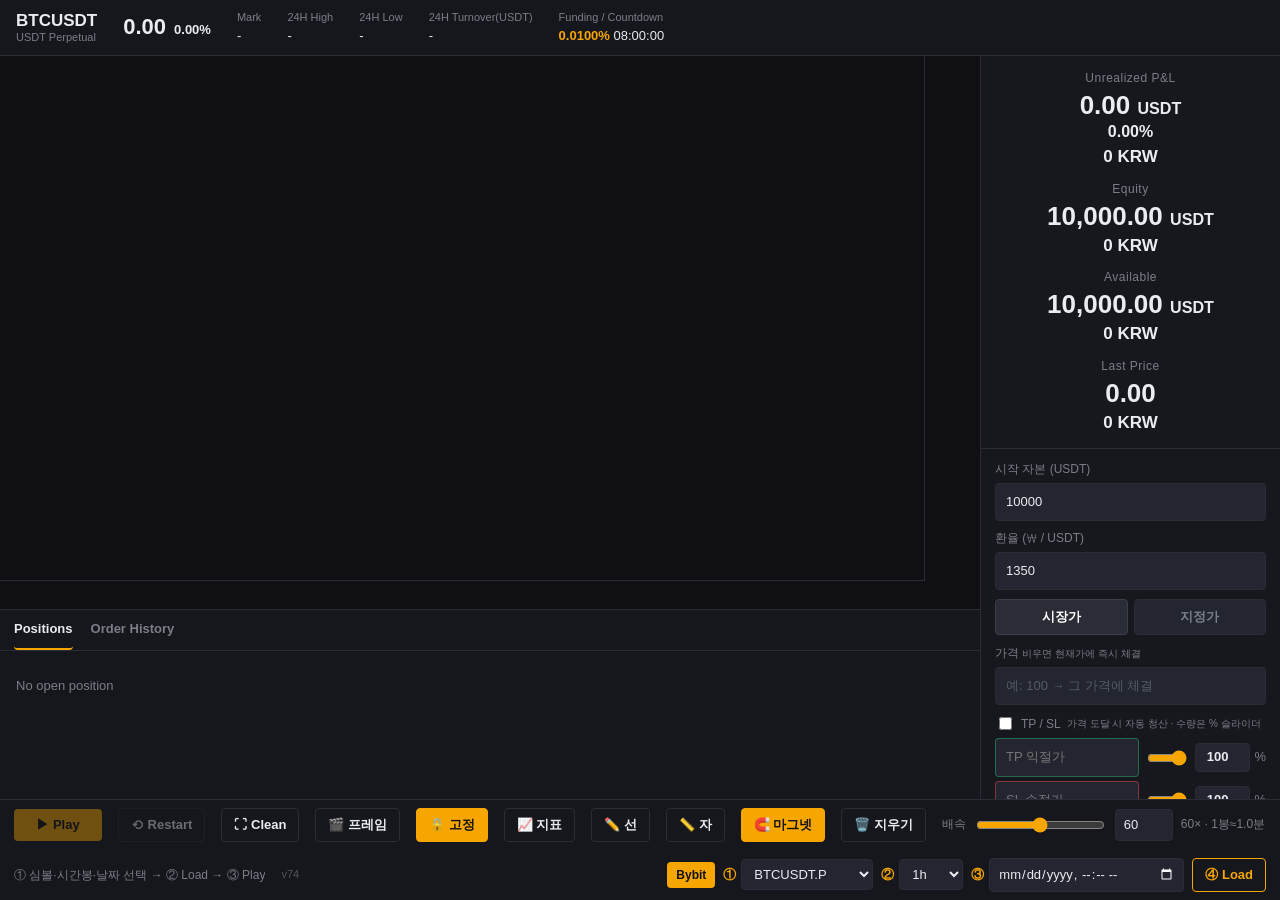
<file: index.html>
<!DOCTYPE html>
<html lang="ko">
<head>
  <meta charset="UTF-8" />
  <meta name="viewport" content="width=device-width, initial-scale=1.0" />
  <title>Bybit-style Replay — 과거 캔들 실시간 매매 연출</title>
  <link rel="icon" href="data:," />
  <!-- Bybit's web UI renders in the platform system font (San Francisco on
       iPad/Safari). Use the same system stack so the app matches Bybit exactly
       on-device — and drop the external Google Fonts dependency. -->
  <link rel="stylesheet" href="css/styles.css?v=74" />
  <script src="js/vendor/lightweight-charts.standalone.production.js"></script>
</head>
<body>
  <!-- Top market-stats bar (Bybit style) -->
  <header class="stats-bar">
    <div class="sym-block">
      <span class="sym-name" id="symbol-label">BTCUSDT</span>
      <span class="sym-tag">USDT Perpetual</span>
    </div>
    <div class="stats">
      <div class="stat stat-price">
        <span id="price" class="last">0.00</span>
        <span id="price-change" class="price-change">0.00%</span>
      </div>
      <div class="stat"><label>Mark</label><span id="stat-mark">-</span></div>
      <div class="stat"><label>24H High</label><span id="stat-high">-</span></div>
      <div class="stat"><label>24H Low</label><span id="stat-low">-</span></div>
      <div class="stat"><label>24H Turnover(USDT)</label><span id="stat-turnover">-</span></div>
      <div class="stat"><label>Funding / Countdown</label><span><b id="stat-funding" class="fund">0.0100%</b> <span id="stat-countdown">08:00:00</span></span></div>
    </div>
  </header>

  <div class="main">
    <!-- Frame-mode header strip: the three Bybit position columns the videos
         actually show — Contracts / Qty / Unrealized P&L(ROI). Hidden outside
         frame mode; the normal account panel is used there. -->
    <div id="frame-strip" class="frame-strip">
      <div class="fs-cell fs-contracts">
        <div class="fs-body">
          <div class="fs-cont-row">
            <div class="fs-bar"></div>
            <div class="fs-info">
              <div class="fs-sym"><span id="fs-symbol">—</span><span class="fs-perp">Perp</span></div>
              <div class="fs-lev" id="fs-lev">Cross 1.00x</div>
            </div>
          </div>
        </div>
      </div>
      <div class="fs-cell">
        <div class="fs-body"><div class="fs-qty" id="fs-qty">0</div></div>
      </div>
      <div class="fs-cell">
        <div class="fs-body">
          <div class="fs-pnl" id="fs-pnl">0.0000 USDT</div>
          <div class="fs-roi" id="fs-roi">(0.00%)</div>
          <div class="fs-krw" id="fs-krw">≈0 KRW</div>
        </div>
      </div>
      <div class="fs-cell fs-balance">
        <div class="fs-bal-label" aria-hidden="true"><span>잔</span><span>고</span></div>
        <div class="fs-bal-krw" id="fs-bal-krw">₩0</div>
      </div>
    </div>

    <!-- Chart column + positions tabs -->
    <div class="col-chart">
      <div id="chart-wrap">
        <div id="chart"></div>
        <div id="legend" class="tv-legend"></div>
        <div id="load-msg" class="load-msg" style="display:none;"></div>
        <!-- Bybit-style position label sitting on the entry line -->
        <div id="pos-label" class="pos-label" style="display:none;"></div>
        <!-- Bybit-style TP / SL labels on their lines -->
        <div id="tp-label" class="tpsl-label" style="display:none;"></div>
        <div id="sl-label" class="tpsl-label" style="display:none;"></div>
        <!-- Bybit-style resting Limit order box on its price line -->
        <div id="limit-label" class="tpsl-label" style="display:none;"></div>
        <!-- Indicator settings -->
        <div id="ind-panel" class="ind-panel" style="display:none;">
          <div class="ind-row">
            <label><input type="checkbox" id="bb-on" /> 볼린저밴드</label>
            <span>기간<input type="number" id="bb-period" value="20" min="2" max="200" /></span>
            <span>승수<input type="number" id="bb-mult" value="2" min="0.5" max="5" step="0.1" /></span>
          </div>
          <div class="ind-row">
            <label><input type="checkbox" id="ichi-on" /> 일목균형표</label>
            <span>전환<input type="number" id="ichi-t" value="9" min="1" /></span>
            <span>기준<input type="number" id="ichi-k" value="26" min="1" /></span>
            <span>선행B<input type="number" id="ichi-b" value="52" min="1" /></span>
            <span>선행<input type="number" id="ichi-d" value="26" min="0" /></span>
          </div>
        </div>
        <button id="btn-exit-clean" class="exit-clean" title="Exit clean mode (Esc)">✕</button>
        <!-- Floating controls available in clean/recording mode (items 2,3) -->
        <div id="clean-tools" class="clean-tools">
          <button data-clean-act="play" id="clean-play" title="재생/일시정지">▶</button>
          <span class="clean-speed" title="배속 (재생 속도)">
            <input type="range" id="clean-speed" min="0" max="100" value="50" />
            <span id="clean-speed-lbl">60×</span>
          </span>
          <button data-clean-act="lock" title="현재 봉에 고정">🔒</button>
          <button data-clean-act="ind" title="지표 (볼린저·일목)">📈</button>
          <button data-clean-act="draw" title="선 긋기">✏️</button>
          <button data-clean-act="ruler" title="자(측정)">📏</button>
          <button data-clean-act="magnet" title="스트롱 마그넷 (봉 값에 스냅)">🧲</button>
          <button data-clean-act="clear" title="선·측정 전체 지우기">🗑️</button>
        </div>
      </div>

      <div class="bottom-tabs">
        <div class="tabbar">
          <button class="tab active" id="tab-positions">Positions</button>
          <button class="tab" id="tab-history">Order History</button>
          <span class="tab-spacer"></span>
          <span class="mini" id="candle-count"></span>
        </div>

        <div class="tabpanel" id="panel-positions">
          <div id="pos-rows" class="pos-cards"><div class="pos-empty">No open position</div></div>
          <!-- hidden holders kept for the app to update; surfaced in the row above -->
          <div id="position-box" class="hidden-fields flat">
            <span id="pos-side"></span><span id="pos-size"></span><span id="pos-entry"></span>
            <span id="pos-mark"></span><span id="pos-liq"></span><span id="pos-lev"></span>
            <span id="upnl"></span>
          </div>
        </div>

        <div class="tabpanel" id="panel-history" style="display:none;">
          <table class="pos-table order-hist">
            <thead>
              <tr><th>Order Type</th><th>Direction</th><th>Filled Price</th><th>Filled Qty</th><th>Filled Value</th><th>Trading Fees</th></tr>
            </thead>
            <tbody id="trades-body"></tbody>
          </table>
          <div class="summary">
            <span><label>Realized</label><b id="realized-total">0.00</b></span>
            <span><label>Fees</label><b id="fees-total">0.00</b></span>
            <span><label>Fills</label><b id="trade-count">0</b></span>
          </div>
        </div>
      </div>
    </div>

    <!-- Right column: big account panel (P&L / Equity / Available) on top,
         full order-entry form filling the space below (visible in clean too). -->
    <aside class="col-order">
      <div id="account-panel" class="account-panel">
        <div class="ap-block">
          <div class="ap-label">Unrealized P&amp;L</div>
          <div class="ap-val"><span id="ap-pnl-usdt">0.00</span> <span class="ap-unit">USDT</span></div>
          <div class="ap-pct" id="ap-pnl-pct">0.00%</div>
          <div class="ap-krw" id="ap-pnl-krw">0 KRW</div>
        </div>
        <div class="ap-block">
          <div class="ap-label">Equity</div>
          <div class="ap-val"><span id="ap-equity">10,000.00</span> <span class="ap-unit">USDT</span></div>
          <div class="ap-krw" id="ap-equity-krw">0 KRW</div>
        </div>
        <div class="ap-block">
          <div class="ap-label">Available</div>
          <div class="ap-val"><span id="ap-available">10,000.00</span> <span class="ap-unit">USDT</span></div>
          <div class="ap-krw" id="ap-available-krw">0 KRW</div>
        </div>
        <div class="ap-block">
          <div class="ap-label">Last Price</div>
          <div class="ap-val" id="ap-price">0.00</div>
          <div class="ap-krw" id="ap-price-krw">0 KRW</div>
        </div>
      </div>

      <div class="order-form">
      <div class="field">
        <label>시작 자본 (USDT)</label>
        <input type="number" id="inp-capital" value="10000" min="1" step="100" />
      </div>
      <div class="field">
        <label>환율 (₩ / USDT) <span class="fx-note" id="fx-note"></span></label>
        <input type="number" id="inp-fx" value="1350" min="0" step="1" />
      </div>
      <div class="order-type-tabs" id="order-type-tabs">
        <button type="button" class="ot-tab active" data-otype="market" title="지금 즉시 체결 (호가에 따라 랜덤 분할 체결)">시장가</button>
        <button type="button" class="ot-tab" data-otype="limit" title="지정가에 걸어두고 그 가격 도달 시 체결">지정가</button>
      </div>
      <div class="field">
        <label id="order-price-label">가격 <span class="fx-note" id="order-price-note">비우면 현재가에 즉시 체결</span></label>
        <input type="number" id="order-entry" placeholder="예: 100 → 그 가격에 체결" min="0" step="any" />
      </div>
      <div class="field tpsl-field">
        <label><input type="checkbox" id="tpsl-on" /> TP / SL <span class="fx-note">가격 도달 시 자동 청산 · 수량은 % 슬라이더</span></label>
        <div class="tpsl-row">
          <input type="number" id="order-tp" placeholder="TP 익절가" min="0" step="any" />
          <span class="qty-slider"><input type="range" id="order-tp-qty" min="0" max="100" value="100" /><input type="number" class="qpct" id="tp-qty-num" min="0" max="100" step="1" value="100" /><span class="qpct-sign">%</span></span>
        </div>
        <div class="tpsl-row">
          <input type="number" id="order-sl" placeholder="SL 손절가" min="0" step="any" />
          <span class="qty-slider"><input type="range" id="order-sl-qty" min="0" max="100" value="100" /><input type="number" class="qpct" id="sl-qty-num" min="0" max="100" step="1" value="100" /><span class="qpct-sign">%</span></span>
        </div>
      </div>

      <div class="assets">
        <div class="a-row"><span>Available</span><b id="available">-</b></div>
        <div class="a-row"><span>Equity</span><b id="equity">-</b></div>
        <div class="a-row"><span>Wallet Balance</span><b id="balance">-</b></div>
      </div>

      <div class="field">
        <label>Order by Value (USDT)</label>
        <input type="number" id="order-margin" value="500" min="1" step="10" />
      </div>
      <div class="qty-pct">
        <input type="range" id="order-pct" min="0" max="100" value="0" />
        <div class="qty-pct-btns">
          <button data-pct="25">25%</button><button data-pct="50">50%</button>
          <button data-pct="75">75%</button><button data-pct="100">100%</button>
        </div>
      </div>
      <div class="field">
        <label>Leverage <span class="lev-readout" id="lev-label">10x</span></label>
        <input type="range" id="order-lev" min="1" max="125" value="10" />
      </div>

      <div class="buy-sell">
        <button class="bs buy" id="btn-long">
          <span class="bs-t">Buy / Long</span><span class="bs-s" id="cost-long">Cost -</span>
        </button>
        <button class="bs sell" id="btn-short">
          <span class="bs-t">Sell / Short</span><span class="bs-s" id="cost-short">Cost -</span>
        </button>
      </div>
      <div class="close-row">
        <button class="close-btn" id="btn-close-half">Close 50%</button>
        <button class="close-btn" id="btn-close">Close All (C)</button>
      </div>
      <div class="hint">Space=play/pause · L/S/C=long/short/close · F=clean</div>
      </div><!-- /.order-form -->
    </aside>
  </div>

  <!-- Playback + data controls -->
  <div class="controls">
    <button id="btn-play">▶ Play</button>
    <button class="btn-ghost" id="btn-restart">⟲ Restart</button>
    <button class="btn-ghost" id="btn-clean" title="Chart-only fullscreen for recording (F)">⛶ Clean</button>
    <button class="btn-ghost" id="btn-frame" title="영상용 프레임 (1440:1220, 캔들만, 현재봉 우중앙 고정)">🎬 프레임</button>
    <button class="btn-ghost active" id="btn-lock" title="현재 봉에 차트 고정 (마우스로 안 움직임)">🔒 고정</button>
    <button class="btn-ghost" id="btn-ind" title="지표 설정 (볼린저·일목)">📈 지표</button>
    <button class="btn-ghost" id="btn-draw" title="선 긋기 (드래그로 추세선, 캔들에 자동 스냅)">✏️ 선</button>
    <button class="btn-ghost" id="btn-ruler" title="자 (드래그로 가격·%·봉수 측정)">📏 자</button>
    <button class="btn-ghost" id="btn-magnet" title="스트롱 마그넷 (봉 O/H/L/C 값에 스냅)">🧲 마그넷</button>
    <button class="btn-ghost" id="btn-clear-draw" title="선·측정 전체 지우기">🗑️ 지우기</button>

    <div class="group">
      <label>배속</label>
      <input type="range" id="speed" min="0" max="100" value="50" title="실시간 대비 배속 (1×=실시간)" />
      <input type="number" id="speed-num" min="1" max="3600" value="60" title="배속 직접 입력 (1~3600)" />
      <label id="speed-label">×· 1봉≈…</label>
    </div>
    <div id="status" class="status"></div>
    <span class="ver" title="버전 (최신 확인용)">v74</span>

    <div class="data-group">
      <span class="exchange-badge">Bybit</span>
      <span class="step"><b>①</b><select id="inp-symbol" title="심볼 (전부 Bybit 무기한 선물 · 실제 틱)">
        <option value="BTCUSDT.P" selected>BTCUSDT.P</option>
        <option value="ETHUSDT.P">ETHUSDT.P</option>
        <option value="SOXLUSDT.P">SOXLUSDT.P</option>
        <option value="TSLAUSDT.P">TSLAUSDT.P</option>
        <option value="COHRUSDT.P">COHRUSDT.P</option>
        <option value="ALABUSDT.P">ALABUSDT.P</option>
        <option value="DRAMUSDT.P">DRAMUSDT.P</option>
        <option value="XAUUSDT.P">XAUUSDT.P</option>
        <option value="SAMSUNGUSDT.P">SAMSUNGUSDT.P</option>
        <option value="GOOGLUSDT.P">GOOGLUSDT.P</option>
        <option value="NVDAUSDT.P">NVDAUSDT.P</option>
        <option value="SKHYNIXUSDT.P">SKHYNIXUSDT.P</option>
      </select></span>
      <span class="step"><b>②</b><select id="inp-interval" title="시간봉">
        <option value="15m">15m</option>
        <option value="1h" selected>1h</option>
        <option value="4h">4h</option>
        <option value="1d">1d</option>
      </select></span>
      <span class="step"><b>③</b><input type="datetime-local" id="inp-start" title="시작 날짜·시각" /></span>
      <button class="btn-ghost step-btn" id="btn-binance">④ Load</button>
    </div>
  </div>

  <script src="js/tickEngine.js?v=74"></script>
  <script src="js/dataSource.js?v=74"></script>
  <script src="js/indicators.js?v=74"></script>
  <script src="js/trading.js?v=74"></script>
  <script src="js/chart.js?v=74"></script>
  <script src="js/draw.js?v=74"></script>
  <script src="js/app.js?v=74"></script>
</body>
</html>
</file>
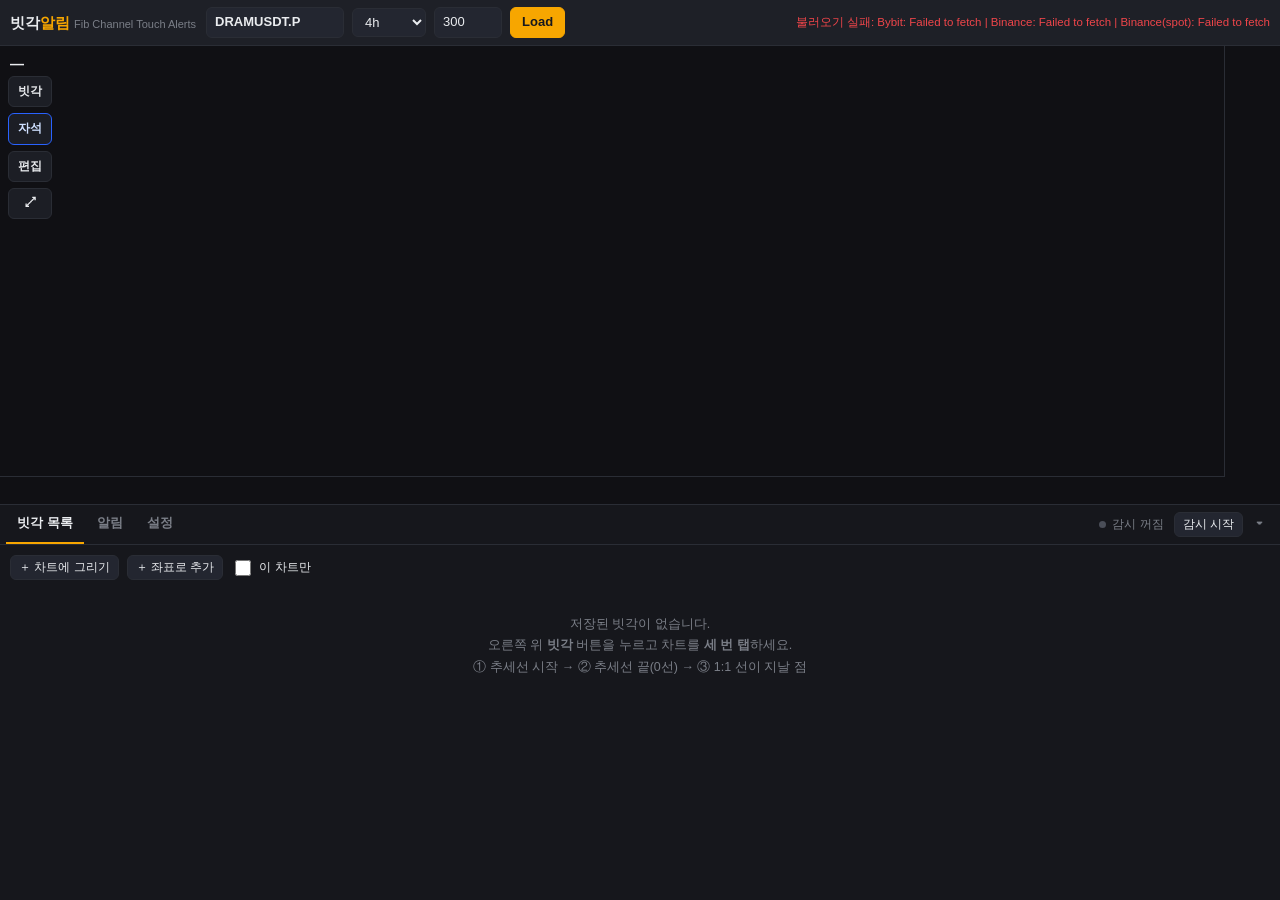
<file: angle.html>
<!doctype html>
<html lang="ko">
<head>
<meta charset="utf-8">
<meta name="viewport" content="width=device-width,initial-scale=1,viewport-fit=cover">
<title>빗각 알림 — 피보나치 채널 터치 알림</title>
<link rel="icon" href="data:,">
<link rel="stylesheet" href="css/angle.css?v=1">
<script src="js/vendor/lightweight-charts.standalone.production.js"></script>
</head>
<body>

<header class="bar">
  <div class="brand">빗각<i>알림</i><span class="sub">Fib Channel Touch Alerts</span></div>
  <input id="sym" list="symlist" value="DRAMUSDT.P" spellcheck="false" title="심볼">
  <datalist id="symlist"></datalist>
  <select id="tf" title="시간봉">
    <option value="5m">5m</option>
    <option value="15m">15m</option>
    <option value="30m">30m</option>
    <option value="1h">1h</option>
    <option value="4h" selected>4h</option>
    <option value="1d">1d</option>
  </select>
  <input id="bars" type="number" min="80" max="1000" step="20" value="300" title="불러올 캔들 개수">
  <button class="btn primary" id="btn-load">Load</button>
  <span class="spacer"></span>
  <span id="status">준비됨</span>
</header>

<div id="chart-wrap">
  <div id="chart"></div>
  <canvas id="ov"></canvas>
  <div id="legend"><b>—</b></div>
  <div id="tools">
    <button class="btn" id="t-fib" title="빗각 그리기 (3번 탭)">빗각</button>
    <button class="btn on" id="t-magnet" title="자석: 캔들 고·저·시·종에 붙임">자석</button>
    <button class="btn" id="t-edit" title="선택한 빗각의 점을 끌어 수정">편집</button>
    <button class="btn" id="t-fit" title="전체 보기">⤢</button>
  </div>
  <div id="hint" hidden></div>
</div>

<section id="panel">
  <nav class="tabs">
    <button class="tab on" data-tab="list">빗각 목록</button>
    <button class="tab" data-tab="alerts">알림</button>
    <button class="tab" data-tab="set">설정</button>
    <span class="spacer"></span>
    <span id="watch-pill"><span class="dot"></span><span id="watch-txt">감시 꺼짐</span></span>
    <button class="btn sm" id="btn-watch">감시 시작</button>
    <button class="tab" id="btn-collapse" title="패널 접기">▾</button>
  </nav>

  <div class="tab-body" id="tab-list"></div>

  <div class="tab-body" id="tab-alerts" hidden>
    <div class="set-row">
      <button class="btn sm" id="btn-perm">알림 권한 허용</button>
      <button class="btn sm" id="btn-test">테스트 알림</button>
      <button class="btn sm danger" id="btn-clearlog">기록 지우기</button>
    </div>
    <div id="log"></div>
  </div>

  <div class="tab-body" id="tab-set" hidden>
    <div class="set-row">
      <span class="lbl">감시 주기</span>
      <input id="p-poll" type="number" min="5" max="600" step="5" style="width:80px"> 초
      <span class="note">캔들이 만들어지는 동안에도 고가·저가로 터치를 잡습니다. 5~30초를 권장합니다.</span>
    </div>
    <div class="set-row">
      <span class="lbl">기본 레벨</span>
      <input id="p-levels" type="text" style="flex:1;min-width:160px" placeholder="0, 0.5, 1, 1.5, 2, 2.5, 3">
      <span class="note">새로 그리는 빗각에 적용될 기본값입니다. (1:1 = 1, 1:1.5 = 1.5 …)</span>
    </div>
    <div class="set-row">
      <span class="lbl">기본 허용오차</span>
      <input id="p-tol" type="number" min="0" max="5" step="0.05" style="width:80px"> %
      <span class="note">선에서 이만큼 이내로 들어오면 "터치"로 봅니다.</span>
    </div>
    <div class="set-row">
      <label class="sw"><input type="checkbox" id="p-near"> 근접 알림도 받기</label>
      <input id="p-nearpct" type="number" min="0.05" max="10" step="0.05" style="width:80px"> %
      <span class="note">선까지 이 거리 안으로 들어오면 미리 알려줍니다 (터치 전 준비용).</span>
    </div>
    <div class="set-row">
      <label class="sw"><input type="checkbox" id="p-sound" checked> 소리</label>
      <label class="sw"><input type="checkbox" id="p-notify" checked> 브라우저 알림</label>
      <label class="sw"><input type="checkbox" id="p-wake"> 화면 켜둠 (모바일)</label>
    </div>
    <div class="set-row">
      <span class="lbl">백업 · 이동</span>
      <button class="btn sm" id="btn-export">내보내기</button>
      <button class="btn sm" id="btn-import">불러오기</button>
      <span class="note">종목별로 쌓아둔 빗각은 이 브라우저에 저장됩니다. 폰↔PC로 옮길 땐 JSON을 복사하세요.</span>
    </div>
    <textarea id="io" placeholder="내보내기를 누르면 여기에 JSON이 나옵니다. 붙여넣고 불러오기를 누르면 합쳐집니다." hidden></textarea>
    <div class="set-row" style="border:none">
      <span class="note" style="margin-top:6px">
        <b>아이폰</b>은 사파리에서 <b>홈 화면에 추가</b>한 뒤 열어야 브라우저 알림이 뜹니다. 그 전에는 소리와 화면 표시로만 알립니다.
      </span>
      <span class="note">
        <b class="hl">폰이 잠겨 있어도 오는 진짜 푸시</b>가 필요하면, 각 빗각의 <b>Pine</b> 버튼으로 스크립트를 복사해
        트레이딩뷰에 붙여넣고 알림(Alert)을 걸어 두세요. 이 페이지의 알림은 <b>페이지가 열려 있는 동안</b>만 동작합니다.
      </span>
    </div>
  </div>
</section>

<div id="modal" hidden><div class="sheet" id="sheet"></div></div>

<script src="js/dataSource.js?v=74"></script>
<script src="js/chart.js?v=74"></script>
<script src="js/angle.js?v=1"></script>
</body>
</html>
</file>
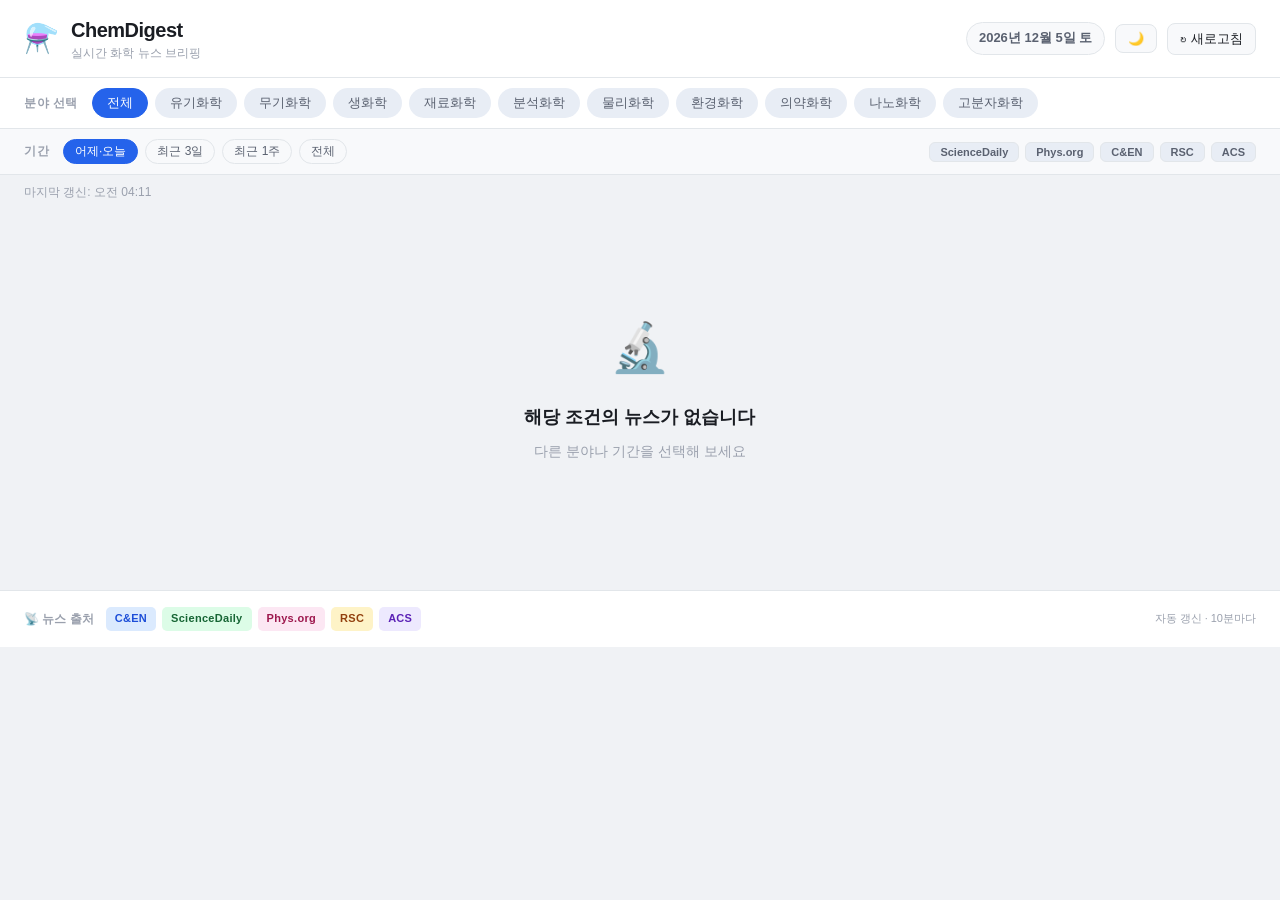
<file: chemistry-news.html>
<!DOCTYPE html>
<html lang="ko">
<head>
  <meta charset="UTF-8" />
  <meta name="viewport" content="width=device-width, initial-scale=1.0" />
  <title>ChemDigest — 화학 뉴스 브리핑</title>
  <link rel="stylesheet" href="css/chemistry.css" />
</head>
<body>

  <!-- Header -->
  <header class="header">
    <div class="header-inner">
      <div class="brand">
        <span class="brand-icon">⚗️</span>
        <div>
          <div class="brand-name">ChemDigest</div>
          <div class="brand-sub">실시간 화학 뉴스 브리핑</div>
        </div>
      </div>
      <div class="header-meta">
        <div class="date-badge" id="date-badge">--</div>
        <button class="theme-btn" id="theme-btn" title="다크/라이트 모드">🌙</button>
        <button class="refresh-btn" id="refresh-btn" title="새로고침">↻ 새로고침</button>
      </div>
    </div>
  </header>

  <!-- Field filter -->
  <nav class="filter-bar">
    <div class="filter-inner">
      <span class="filter-label">분야 선택</span>
      <div class="filter-chips" id="filter-chips">
        <button class="chip active" data-field="all">전체</button>
        <button class="chip" data-field="organic">유기화학</button>
        <button class="chip" data-field="inorganic">무기화학</button>
        <button class="chip" data-field="biochem">생화학</button>
        <button class="chip" data-field="materials">재료화학</button>
        <button class="chip" data-field="analytical">분석화학</button>
        <button class="chip" data-field="physical">물리화학</button>
        <button class="chip" data-field="environmental">환경화학</button>
        <button class="chip" data-field="medicinal">의약화학</button>
        <button class="chip" data-field="nano">나노화학</button>
        <button class="chip" data-field="polymer">고분자화학</button>
      </div>
    </div>
  </nav>

  <!-- Date range filter -->
  <div class="date-filter-bar">
    <div class="filter-inner">
      <span class="filter-label">기간</span>
      <div class="filter-chips">
        <button class="chip-sm active" data-days="1">어제·오늘</button>
        <button class="chip-sm" data-days="3">최근 3일</button>
        <button class="chip-sm" data-days="7">최근 1주</button>
        <button class="chip-sm" data-days="0">전체</button>
      </div>
      <div class="source-toggles" id="source-toggles"></div>
    </div>
  </div>

  <!-- Status bar -->
  <div class="status-bar" id="status-bar">
    <span id="status-text">뉴스를 불러오는 중...</span>
    <span id="article-count"></span>
  </div>

  <!-- Main content -->
  <main class="main">
    <div class="loading-screen" id="loading-screen">
      <div class="spinner"></div>
      <div class="loading-text">화학 뉴스를 수집하는 중...</div>
    </div>

    <div class="news-grid" id="news-grid"></div>

    <div class="empty-state" id="empty-state" style="display:none;">
      <div class="empty-icon">🔬</div>
      <div class="empty-title">해당 조건의 뉴스가 없습니다</div>
      <div class="empty-sub">다른 분야나 기간을 선택해 보세요</div>
    </div>
  </main>

  <!-- Source info footer -->
  <footer class="footer">
    <div class="footer-inner">
      <span class="footer-label">📡 뉴스 출처</span>
      <div class="source-list">
        <span class="src-badge src-cen">C&amp;EN</span>
        <span class="src-badge src-sciday">ScienceDaily</span>
        <span class="src-badge src-phys">Phys.org</span>
        <span class="src-badge src-rsc">RSC</span>
        <span class="src-badge src-acs">ACS</span>
      </div>
      <span class="footer-note">자동 갱신 · 10분마다</span>
    </div>
  </footer>

  <script src="js/chemistry.js"></script>
</body>
</html>
</file>
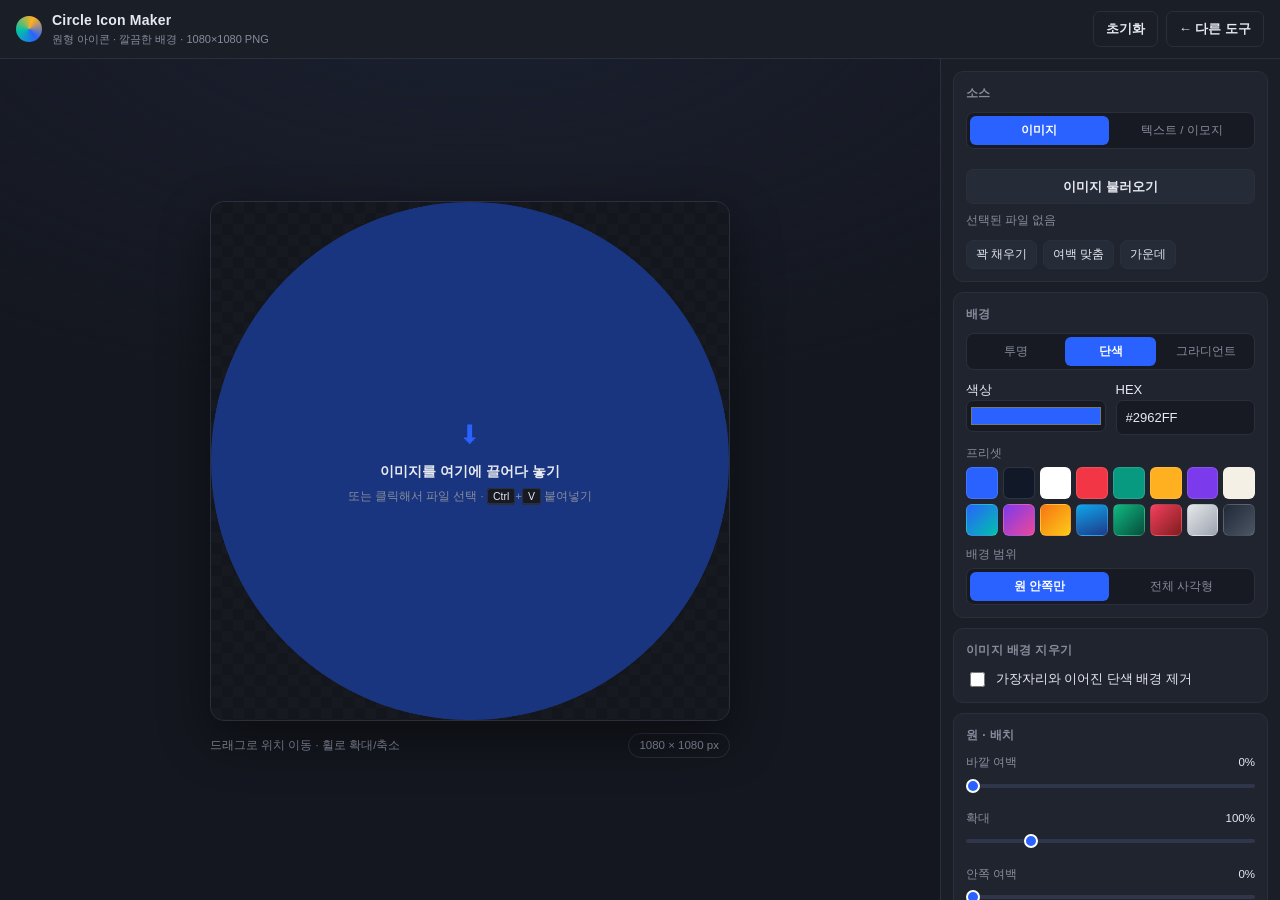
<file: icon-maker.html>
<!DOCTYPE html>
<html lang="ko">
<head>
  <meta charset="UTF-8" />
  <meta name="viewport" content="width=device-width, initial-scale=1.0" />
  <title>Circle Icon Maker — 원형 아이콘 PNG 생성기</title>
  <meta name="description" content="이미지나 이모지를 깔끔한 배경의 원형 아이콘으로 만들어 1080×1080 PNG로 내려받는 도구" />
  <link rel="stylesheet" href="css/icon-maker.css" />
</head>
<body>

<header class="topbar">
  <div class="brand">
    <span class="brand-dot"></span>
    <div>
      <div class="brand-name">Circle Icon Maker</div>
      <div class="brand-sub">원형 아이콘 · 깔끔한 배경 · 1080×1080 PNG</div>
    </div>
  </div>
  <div class="topbar-actions">
    <button class="btn ghost" id="btn-reset" type="button">초기화</button>
    <a class="btn ghost" href="index.html">← 다른 도구</a>
  </div>
</header>

<main class="layout">

  <!-- ================= Preview ================= -->
  <section class="stage" id="stage">
    <div class="stage-inner">
      <div class="canvas-wrap" id="canvas-wrap">
        <canvas id="preview" width="1080" height="1080" aria-label="아이콘 미리보기"></canvas>
        <div class="drop-hint" id="drop-hint">
          <div class="drop-icon">⬇</div>
          <div class="drop-title">이미지를 여기에 끌어다 놓기</div>
          <div class="drop-sub">또는 클릭해서 파일 선택 · <kbd>Ctrl</kbd>+<kbd>V</kbd> 붙여넣기</div>
        </div>
        <div class="pick-overlay" id="pick-overlay">클릭해서 지울 배경색을 고르세요 · <kbd>Esc</kbd> 취소</div>
      </div>

      <div class="stage-foot">
        <div class="hint" id="stage-hint">드래그로 위치 이동 · 휠로 확대/축소</div>
        <div class="size-badge" id="size-badge">1080 × 1080 px</div>
      </div>
    </div>
  </section>

  <!-- ================= Controls ================= -->
  <aside class="panel">

    <!-- 소스 -->
    <section class="card">
      <h3>소스</h3>
      <div class="seg" id="seg-source">
        <button class="seg-btn active" data-source="image" type="button">이미지</button>
        <button class="seg-btn" data-source="text" type="button">텍스트 / 이모지</button>
      </div>

      <div data-when="image">
        <input type="file" id="file-input" accept="image/*" hidden />
        <button class="btn block" id="btn-file" type="button">이미지 불러오기</button>
        <div class="file-name" id="file-name">선택된 파일 없음</div>

        <div class="field-row">
          <button class="btn sm" id="btn-cover" type="button">꽉 채우기</button>
          <button class="btn sm" id="btn-contain" type="button">여백 맞춤</button>
          <button class="btn sm" id="btn-center" type="button">가운데</button>
        </div>
      </div>

      <div data-when="text" hidden>
        <div class="field">
          <label for="text-value">내용</label>
          <input type="text" id="text-value" value="⚗️" maxlength="8" placeholder="이모지 또는 1~3글자" />
        </div>
        <div class="field">
          <label for="text-font">글꼴</label>
          <select id="text-font">
            <option value="system">시스템 산세리프</option>
            <option value="serif">세리프</option>
            <option value="mono">모노스페이스</option>
            <option value="rounded">둥근 고딕</option>
          </select>
        </div>
        <div class="field grid2">
          <div>
            <label for="text-color">글자색</label>
            <input type="color" id="text-color" value="#ffffff" />
          </div>
          <div>
            <label for="text-weight">굵기</label>
            <select id="text-weight">
              <option value="400">보통</option>
              <option value="700" selected>굵게</option>
              <option value="900">아주 굵게</option>
            </select>
          </div>
        </div>
        <div class="field">
          <label for="text-scale">크기 <span class="ro" id="text-scale-ro">55%</span></label>
          <input type="range" id="text-scale" min="10" max="100" value="55" />
        </div>
      </div>
    </section>

    <!-- 배경 -->
    <section class="card">
      <h3>배경</h3>
      <div class="seg" id="seg-bg">
        <button class="seg-btn" data-bg="none" type="button">투명</button>
        <button class="seg-btn active" data-bg="solid" type="button">단색</button>
        <button class="seg-btn" data-bg="gradient" type="button">그라디언트</button>
      </div>

      <div data-bgwhen="solid">
        <div class="field grid2">
          <div>
            <label for="bg-color">색상</label>
            <input type="color" id="bg-color" value="#2962ff" />
          </div>
          <div>
            <label for="bg-hex">HEX</label>
            <input type="text" id="bg-hex" value="#2962FF" spellcheck="false" />
          </div>
        </div>
      </div>

      <div data-bgwhen="gradient" hidden>
        <div class="field grid2">
          <div>
            <label for="grad-a">시작</label>
            <input type="color" id="grad-a" value="#2962ff" />
          </div>
          <div>
            <label for="grad-b">끝</label>
            <input type="color" id="grad-b" value="#00c2a8" />
          </div>
        </div>
        <div class="field">
          <label for="grad-angle">각도 <span class="ro" id="grad-angle-ro">135°</span></label>
          <input type="range" id="grad-angle" min="0" max="360" value="135" />
        </div>
      </div>

      <div class="field" data-bgwhen="solid gradient">
        <label>프리셋</label>
        <div class="swatches" id="bg-presets"></div>
      </div>

      <div class="field" data-bgwhen="solid gradient">
        <label>배경 범위</label>
        <div class="seg small" id="seg-scope">
          <button class="seg-btn active" data-scope="circle" type="button">원 안쪽만</button>
          <button class="seg-btn" data-scope="square" type="button">전체 사각형</button>
        </div>
      </div>

      <div class="field" data-scopewhen="square" hidden>
        <label for="corner-radius">모서리 둥글기 <span class="ro" id="corner-ro">0%</span></label>
        <input type="range" id="corner-radius" min="0" max="50" value="0" />
      </div>
    </section>

    <!-- 이미지 배경 지우기 -->
    <section class="card" data-when="image">
      <h3>이미지 배경 지우기</h3>
      <label class="check">
        <input type="checkbox" id="remove-bg" />
        <span>가장자리와 이어진 단색 배경 제거</span>
      </label>

      <div id="remove-opts" hidden>
        <div class="field">
          <label for="remove-tol">허용치 <span class="ro" id="remove-tol-ro">18</span></label>
          <input type="range" id="remove-tol" min="1" max="70" value="18" />
        </div>
        <div class="field">
          <label>기준 색</label>
          <div class="field-row">
            <span class="key-swatch" id="key-swatch" title="현재 기준 색"></span>
            <button class="btn sm" id="btn-auto-key" type="button">자동</button>
            <button class="btn sm" id="btn-pick-key" type="button">이미지에서 고르기</button>
          </div>
        </div>
        <div class="field">
          <label for="remove-feather">경계 부드럽게 <span class="ro" id="remove-feather-ro">2px</span></label>
          <input type="range" id="remove-feather" min="0" max="6" value="2" />
        </div>
        <p class="note">흰 배경 로고처럼 <b>배경이 한 가지 색</b>일 때 잘 동작합니다. 사진 배경은 지워지지 않아요.</p>
      </div>
    </section>

    <!-- 원 -->
    <section class="card">
      <h3>원 · 배치</h3>
      <div class="field">
        <label for="padding">바깥 여백 <span class="ro" id="padding-ro">0%</span></label>
        <input type="range" id="padding" min="0" max="30" value="0" />
      </div>
      <div class="field" data-when="image">
        <label for="zoom">확대 <span class="ro" id="zoom-ro">100%</span></label>
        <input type="range" id="zoom" min="20" max="400" value="100" />
      </div>
      <div class="field" data-when="image">
        <label for="inset">안쪽 여백 <span class="ro" id="inset-ro">0%</span></label>
        <input type="range" id="inset" min="0" max="40" value="0" />
      </div>
      <div class="field">
        <label for="rotate">회전 <span class="ro" id="rotate-ro">0°</span></label>
        <input type="range" id="rotate" min="-180" max="180" value="0" />
      </div>
    </section>

    <!-- 테두리 / 그림자 -->
    <section class="card">
      <h3>테두리 · 그림자</h3>
      <div class="field">
        <label for="ring-width">테두리 두께 <span class="ro" id="ring-ro">0%</span></label>
        <input type="range" id="ring-width" min="0" max="10" value="0" step="0.5" />
      </div>
      <div class="field grid2">
        <div>
          <label for="ring-color">테두리 색</label>
          <input type="color" id="ring-color" value="#ffffff" />
        </div>
        <div>
          <label for="ring-opacity">불투명도 <span class="ro" id="ring-op-ro">100%</span></label>
          <input type="range" id="ring-opacity" min="0" max="100" value="100" />
        </div>
      </div>
      <label class="check">
        <input type="checkbox" id="shadow" />
        <span>그림자 (배경이 있을 때만)</span>
      </label>
      <div class="field" id="shadow-opts" hidden>
        <label for="shadow-strength">세기 <span class="ro" id="shadow-ro">50%</span></label>
        <input type="range" id="shadow-strength" min="5" max="100" value="50" />
      </div>
    </section>

    <!-- 내보내기 -->
    <section class="card">
      <h3>내보내기</h3>
      <div class="field grid2">
        <div>
          <label for="export-size">크기</label>
          <select id="export-size">
            <option value="1080" selected>1080 × 1080</option>
            <option value="2048">2048 × 2048</option>
            <option value="1024">1024 × 1024</option>
            <option value="512">512 × 512</option>
            <option value="256">256 × 256</option>
            <option value="192">192 × 192</option>
            <option value="custom">직접 입력</option>
          </select>
        </div>
        <div>
          <label for="export-custom">px</label>
          <input type="number" id="export-custom" value="1080" min="16" max="4096" step="1" disabled />
        </div>
      </div>
      <div class="field">
        <label for="file-base">파일 이름</label>
        <input type="text" id="file-base" value="icon" spellcheck="false" />
      </div>
      <button class="btn primary block" id="btn-download" type="button">PNG 다운로드</button>
      <div class="field-row">
        <button class="btn sm grow" id="btn-copy" type="button">클립보드 복사</button>
        <button class="btn sm grow" id="btn-pack" type="button">여러 크기 한번에</button>
      </div>
      <div class="toast" id="toast" hidden></div>
    </section>

  </aside>
</main>

<script src="js/iconMaker.js"></script>
</body>
</html>
</file>
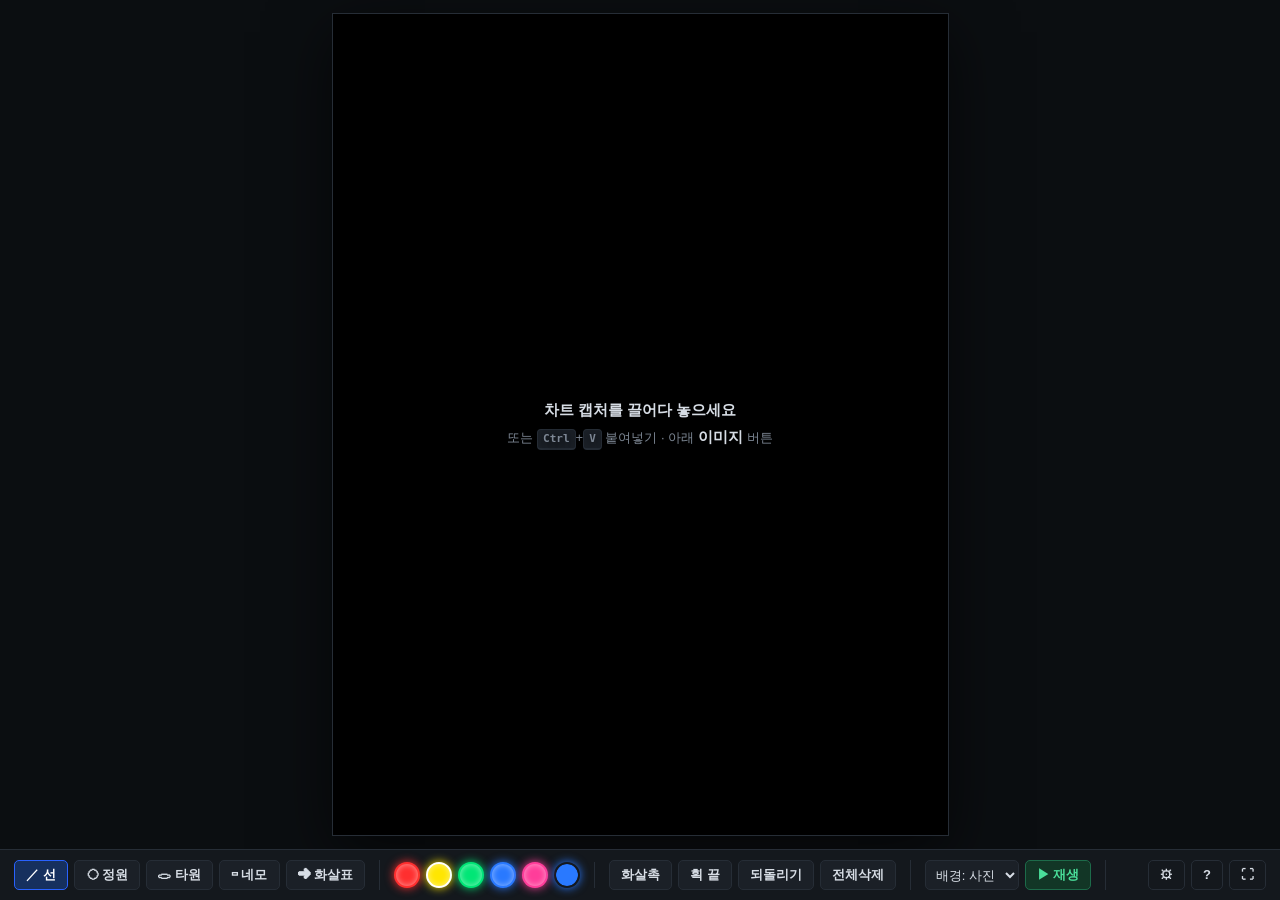
<file: paint.html>
<!doctype html>
<html lang="ko">
<head>
<meta charset="utf-8">
<meta name="viewport" content="width=device-width,initial-scale=1,viewport-fit=cover">
<title>Neon Paint — 차트 위 네온 선 연출</title>
<link rel="stylesheet" href="css/paint.css?v=14">
</head>
<body>

<div id="stage">
  <canvas id="cv"></canvas>
  <div id="hint">
    <b>차트 캡처를 끌어다 놓으세요</b>
    <span>또는 <kbd>Ctrl</kbd>+<kbd>V</kbd> 붙여넣기 · 아래 <b>이미지</b> 버튼</span>
  </div>
</div>

<div id="dock">
  <!-- Opened on demand: everything here is set once or twice a session, and in
       portrait these controls alone took two of the toolbar's four rows. -->
  <div id="settings" hidden>
    <div class="grp">
      <button id="btn-img" class="btn">이미지</button>
      <input type="file" id="file" accept="image/*" hidden>
      <select id="ratio" class="sel" title="캔버스 비율">
        <option value="3:4" selected>3:4</option>
        <option value="9:16">9:16</option>
        <option value="1:1">1:1</option>
        <option value="4:5">4:5</option>
        <option value="16:9">16:9</option>
      </select>
    </div>
    <div class="grp">
      <label class="sl">굵기<input type="range" id="width" min="2" max="28" step="1" value="9"><i id="width-v">9</i></label>
      <label class="sl">글로우<input type="range" id="glow" min="0" max="200" step="5" value="100"><i id="glow-v">1.0</i></label>
    </div>
    <div class="grp">
      <label class="sl">속도<input type="range" id="speed" min="200" max="4000" step="50" value="1400"><i id="speed-v">1400</i></label>
      <label class="sl">획 간 대기<input type="range" id="gap" min="0" max="1500" step="50" value="250"><i id="gap-v">250</i></label>
    </div>
    <div class="grp">
      <input type="text" id="hex" class="hex" value="#FFE600" maxlength="7" spellcheck="false" title="HEX 코드 입력">
      <select id="fps" class="sel" title="녹화 프레임레이트">
        <option value="60" selected>60fps</option>
        <option value="30">30fps</option>
      </select>
    </div>
    <div class="grp">
      <input type="text" id="fname" class="fname" placeholder="파일명 (비우면 자동)" maxlength="60" spellcheck="false" title="녹화 파일 이름">
      <button id="btn-rec" class="btn rec" title="V — 캔버스 녹화 (mp4)">⏺ 녹화</button>
      <span id="recinfo" title="이 기기가 실제로 뽑아낸 프레임 수"></span>
    </div>
    <div class="grp right">
      <span id="build" title="지금 브라우저가 띄우고 있는 버전"></span>
    </div>
  </div>

  <div id="bar">
    <div class="grp" id="tools">
      <button class="btn tog on" data-kind="line" title="Q">／ 선</button>
      <button class="btn tog" data-kind="circle" title="W — 항상 완전한 원">◯ 정원</button>
      <button class="btn tog" data-kind="ellipse" title="E — 가로세로 자유">⬭ 타원</button>
      <button class="btn tog" data-kind="rect" title="R">▭ 네모</button>
      <button class="btn tog" data-kind="img" title="T — 네온 화살표 스티커. 꼬리에서 머리 방향으로 끌면 그 크기·각도로 놓입니다">➜ 화살표</button>
    </div>

    <div class="grp">
      <span id="swatches"></span>
      <input type="color" id="custom" class="sw sw-input" value="#2979ff" title="직접 지정">
    </div>

    <div class="grp">
      <button id="btn-arrow" class="btn tog" title="현재 획 끝에 화살촉">화살촉</button>
      <button id="btn-end" class="btn" title="Enter — 현재 획 끝내고 새 획 시작">획 끝</button>
      <button id="btn-undo" class="btn" title="Backspace">되돌리기</button>
      <button id="btn-clear" class="btn danger">전체삭제</button>
    </div>

    <div class="grp">
      <select id="bgmode" class="sel" title="B — 배경 전환">
        <option value="photo" selected>배경: 사진</option>
        <option value="black">배경: 검정</option>
        <option value="white">배경: 흰색</option>
      </select>
      <button id="btn-play" class="btn go" title="Space">▶ 재생</button>
    </div>

    <div class="grp right">
      <span id="status"></span>
      <button id="btn-more" class="btn ghost tog" title="이미지 · 비율 · 굵기 · 속도 · 파일명 · 녹화">⚙</button>
      <button id="btn-help" class="btn ghost" title="도움말">?</button>
      <button id="btn-clean" class="btn ghost" title="F — UI 숨기기">⛶</button>
    </div>
  </div>
</div>

<button id="btn-exit" class="exit" hidden>✕ 전체화면 나가기 <kbd>Esc</kbd></button>
<button id="btn-fsplay" class="exit fsplay" hidden>▶ 재생</button>

<div id="help" hidden>
  <div class="card">
    <h3>조작법</h3>
    <table>
      <tr><th colspan="2">손가락 · 애플펜슬</th></tr>
      <tr><td>탭 (선)</td><td>점 찍기 — 찍은 순서대로 이어서 그려집니다</td></tr>
      <tr><td>누른 채 끌기</td><td>크기를 보면서 도형·선을 한 번에 그립니다 (놓으면 완성)</td></tr>
      <tr><td>탭 · 탭 (도형)</td><td>두 번 탭 = 대각선 양 끝. 두 번째 탭에서 자동 완성</td></tr>
      <tr><td><b>➜ 화살표</b></td><td><b>꼬리 → 머리</b> 방향으로 끌면 그 길이가 화살표 크기, 그 방향이 각도가 됩니다. 색 5개(빨·노·초·파·분)가 각각 화살표 5개입니다. 재생하면 꼬리에서 머리 쪽으로 뻗어 나옵니다</td></tr>
      <tr><td>점을 끌기</td><td>이미 찍은 점 옮기기 (도형은 크기 조절)</td></tr>
      <tr><td>두 손가락</td><td>배경 사진 이동 · 오므리기/벌리기로 확대</td></tr>
      <tr><td>도구모음</td><td>도구 · 색 · 획끝 · 되돌리기 · 배경 · 재생이 항상 아래 두 줄에 있습니다</td></tr>
      <tr><td>⚙ 버튼</td><td>이미지 · 비율 · 굵기 · 글로우 · 속도 · 획 간 대기 · HEX · <b>프레임레이트</b> · <b>파일명</b> · 녹화</td></tr>
      <tr><td>프레임레이트</td><td>기본 <b>60fps</b>로 녹화합니다. 편집 타임라인이 30fps면 30으로 낮춰도 되고, 60이면 슬로우모션 여유가 생깁니다</td></tr>
      <tr><td>파일명</td><td>녹화 전에 미리 정해둡니다. 비우면 <code>neon-(시각)</code>. 저장된 파일이 <code>download</code>로 나오면 그 브라우저가 한글 파일명을 못 받는 것이니 영문·숫자로 쓰세요.</td></tr>
      <tr><td>전체화면 중</td><td>아래 가운데 <b>▶ 재생</b>, 오른쪽 위 <b>✕ 나가기</b>. 재생이 시작되면 둘 다 사라져 화면녹화에 안 찍힙니다</td></tr>

      <tr><th colspan="2">키보드가 있을 때</th></tr>
      <tr><td><kbd>Q</kbd> <kbd>W</kbd> <kbd>E</kbd> <kbd>R</kbd> <kbd>T</kbd></td><td>선 · 정원 · 타원 · 네모 · 화살표 도구</td></tr>
      <tr><td><kbd>Shift</kbd> + 클릭</td><td>선은 수평/수직/45° 고정, 타원·네모는 정원·정사각형</td></tr>
      <tr><td><kbd>Enter</kbd> · 더블클릭</td><td>현재 획 끝내고 다음 획 시작</td></tr>
      <tr><td><kbd>Backspace</kbd></td><td>마지막 점 (또는 마지막 획) 되돌리기</td></tr>
      <tr><td><kbd>1</kbd>~<kbd>5</kbd></td><td>빨 · 노 · 초 · 파 · 분 선택</td></tr>
      <tr><td><kbd>[</kbd> <kbd>]</kbd></td><td>굵기 조절</td></tr>
      <tr><td><kbd>Space</kbd> · <kbd>V</kbd></td><td>재생 · 녹화</td></tr>
      <tr><td><kbd>B</kbd> · <kbd>F</kbd> · <kbd>Esc</kbd></td><td>배경 전환(사진→검정→흰색) · 전체화면 · 나가기</td></tr>
      <tr><td><kbd>Alt</kbd>+드래그 · 휠 · <kbd>0</kbd></td><td>배경 이동 · 확대 · 맞춤 초기화</td></tr>
    </table>
    <p class="tip">전체화면에 들어가면 캔버스가 <b>아무것도 안 그려진 상태</b>로 돌아갑니다 — 그대로 화면녹화를 시작하고 <b>▶ 재생</b>을 누르면 됩니다. 편집 영상에 얹을 때는 <b>배경: 검정</b>으로 녹화한 뒤, 편집 프로그램에서 <b>스크린(Screen) 블렌드</b>로 올리면 검정이 사라지고 네온만 남습니다. <b>배경: 흰색</b>은 밝은 화면용으로, 이때는 네온이 흰 바탕에서 안 보이지 않도록 다른 방식으로 그려집니다.</p>
    <button id="help-close" class="btn">닫기</button>
  </div>
</div>

<script src="js/paint.js?v=14"></script>
</body>
</html>
</file>
<file: css/styles.css>
:root {
  /* Bybit dark palette */
  --bg: #17181e;
  --panel: #1e2027;
  --panel2: #16171c;
  --border: #2a2d35;
  --hover: #23262e;
  --text: #eaecef;
  --muted: #7a7e87;
  --buy: #20b26c;    /* Bybit green — current price, candles (sampled) */
  --sell: #ef454a;   /* Bybit red — current price, candles (sampled) */
  --buy-pos: #00944f;  /* Bybit position line/label — darker green (sampled) */
  --sell-pos: #cc3939; /* Bybit position line/label — darker red (sampled) */
  --accent: #f7a600; /* Bybit yellow */
  --field: #232630;
}

* { box-sizing: border-box; }
html, body { height: 100%; margin: 0; }
body {
  background: var(--bg);
  color: var(--text);
  /* Bybit's web UI uses the platform system font — on iPad/Safari that's
     San Francisco (SF Pro). Match it exactly with a system-first stack. */
  font: 13px/1.4 -apple-system, BlinkMacSystemFont, 'SF Pro Text', 'Segoe UI', Roboto, 'Helvetica Neue', Arial, sans-serif;
  display: flex; flex-direction: column;
  -webkit-font-smoothing: antialiased;
  /* Stop taps from selecting UI text on touch devices (iPad), which put the
     page into a text-selection state and blocked further button taps. */
  -webkit-user-select: none; user-select: none; -webkit-touch-callout: none;
}
/* Inputs still need text selection/editing. */
input, select, textarea { -webkit-user-select: text; user-select: text; }
/* Snappier taps: no double-tap-zoom delay on interactive elements. */
button, .btn-ghost, .file-btn, .tab, .ord-tab, .step, label, .qty-pct-btns button {
  touch-action: manipulation;
}
.up { color: var(--buy); }
.down { color: var(--sell); }

/* ---- Top stats bar ---- */
.stats-bar {
  display: flex; align-items: center; gap: 26px;
  padding: 0 16px; height: 56px; flex: none;
  background: var(--panel2); border-bottom: 1px solid var(--border);
  overflow-x: auto;
}
.sym-block { display: flex; flex-direction: column; line-height: 1.15; }
.sym-name { font-size: 17px; font-weight: 700; }
.sym-tag { font-size: 11px; color: var(--muted); }
.stats { display: flex; align-items: center; gap: 26px; white-space: nowrap; }
.stat { display: flex; flex-direction: column; gap: 2px; }
.stat label { font-size: 11px; color: var(--muted); }
.stat span, .stat b { font-size: 13px; font-variant-numeric: tabular-nums; }
.stat-price { flex-direction: row; align-items: baseline; gap: 8px; }
.stat-price .last { font-size: 22px; font-weight: 700; font-variant-numeric: tabular-nums; transition: color .1s; }
.stat-price .last.up { color: var(--buy); }
.stat-price .last.down { color: var(--sell); }
.price-change { font-weight: 600; font-variant-numeric: tabular-nums; }
.price-change.up { color: var(--buy); }
.price-change.down { color: var(--sell); }
.fund { color: var(--accent); }

/* ---- Main layout ---- */
.main { display: flex; flex: 1; min-height: 0; }
.col-chart { flex: 1; display: flex; flex-direction: column; min-width: 0; }
#chart-wrap { position: relative; flex: 1; min-height: 0; background: #101014; }
#chart { position: absolute; inset: 0; }

/* Single right column: big account panel pinned on top, the full order form
   scrolling below it so the P&L / Equity / Available stay visible at all times. */
.col-order { width: 300px; flex: none; border-left: 1px solid var(--border); padding: 0; overflow: hidden; display: flex; flex-direction: column; }
.col-order .account-panel { flex: 0 0 auto; border-bottom: 1px solid var(--border); }
.col-order .order-form { flex: 1 1 auto; min-height: 0; overflow-y: auto; padding: 12px 14px; }
/* The small Available/Equity/Wallet list duplicates the big panel — hide it. */
.col-order .assets { display: none; }
.col-order .field { margin-bottom: 9px; }

/* ---- Chart overlays ---- */
.tv-legend {
  position: absolute; top: 8px; left: 12px; z-index: 3;
  font: 13px/1.5 -apple-system, BlinkMacSystemFont, 'SF Pro Text', 'Segoe UI', Roboto, 'Helvetica Neue', Arial, sans-serif; pointer-events: none; white-space: nowrap;
}
.tv-legend .sym { font-weight: 600; color: var(--text); font-size: 14px; }
.tv-legend .meta { color: var(--muted); font-size: 13px; font-weight: 400; }
.tv-legend .ohlc { display: block; margin-top: 3px; font-size: 12.5px; font-weight: 500; }
.tv-legend .ohlc .lbl { opacity: .6; margin-right: 2px; }

/* Bybit-style position label on the entry line */
.pos-label {
  /* Anchor the RIGHT edge (near the ⇅/✕ icons) so the box grows LEFTWARD as
     the P&L value gains digits — the icons stay put, like real Bybit. */
  position: absolute; z-index: 5; right: 46%; transform: translateY(-50%);
  display: none; align-items: stretch; font-size: 13px; font-weight: 700;
  border-radius: 0; overflow: hidden; white-space: nowrap; pointer-events: none;
  box-shadow: 0 1px 4px rgba(0,0,0,.4); font-variant-numeric: tabular-nums;
  letter-spacing: -0.2px; background: #101014; border: 1px solid transparent;
}
.pos-label.long  { border-color: var(--buy-pos); }
.pos-label.short { border-color: var(--sell-pos); }
/* Fixed row height so the icon cells can be exact squares (aspect-ratio on a
   stretched flex item is unreliable on iOS Safari). */
.pos-label > span { display: flex; align-items: center; height: 28px; }
.pos-label .pl-pnl, .pos-label .pl-size { padding: 0 11px; }
/* P&L: dark box, white text (side sign shown by the coloured size box + border) */
.pos-label .pl-pnl { background: #101014; color: #fff; }
/* size: solid side-colour fill, white text */
.pos-label .pl-size { color: #fff; }
.pos-label.long  .pl-size { background: var(--buy-pos); }
.pos-label.short .pl-size { background: var(--sell-pos); }
/* reverse (⇅) + close (✕): SQUARE dark cells (width = row height), grey glyph. */
.pos-label .pl-rev, .pos-label .pl-close {
  background: #101014; color: #9598a1; cursor: pointer; pointer-events: auto;
  line-height: 1; font-weight: 400;
  width: 28px; padding: 0; justify-content: center; flex: 0 0 28px;
}
/* ↑↓ as two arrows with a gap between them (like Bybit); pad-left offsets the
   trailing letter-spacing so the pair stays centred. */
.pos-label .pl-rev { font-size: 13px; letter-spacing: 3px; padding-left: 3px; }
/* ✕ larger to match Bybit's close icon. */
.pos-label .pl-close { font-size: 18px; }
.pos-label .pl-rev:hover, .pos-label .pl-close:hover { color: #fff; }
/* side-colour dividers between every segment */
.pos-label.long  > span + span { border-left: 1px solid var(--buy-pos); }
.pos-label.short > span + span { border-left: 1px solid var(--sell-pos); }

/* Bybit-style TP / SL labels on their lines (both red, like Bybit) */
.tpsl-label {
  position: absolute; z-index: 5; left: 12px; transform: translateY(-50%);
  display: none; align-items: stretch; font-size: 13px; font-weight: 700;
  border-radius: 0; overflow: hidden; white-space: nowrap; pointer-events: none;
  box-shadow: 0 1px 4px rgba(0,0,0,.4); font-variant-numeric: tabular-nums;
  letter-spacing: -0.2px; background: #101014; border: 1px solid var(--sell);
}
.tpsl-label > span { display: flex; align-items: center; height: 28px; }
/* Drag grip: exactly 6 short rectangles centred with padding top/bottom, like
   Bybit. Hard-stop percentages guarantee 6 bars at any height (background-size
   can't reliably clip a repeating gradient). --grip sets the colour so the
   green side variants only override that one value. */
.tpsl-label .tpsl-grip {
  --grip: var(--sell);
  width: 14px;
  background: linear-gradient(to bottom,
    transparent 0 22.5%, var(--grip) 22.5% 27.5%,
    transparent 27.5% 32.5%, var(--grip) 32.5% 37.5%,
    transparent 37.5% 42.5%, var(--grip) 42.5% 47.5%,
    transparent 47.5% 52.5%, var(--grip) 52.5% 57.5%,
    transparent 57.5% 62.5%, var(--grip) 62.5% 67.5%,
    transparent 67.5% 72.5%, var(--grip) 72.5% 77.5%,
    transparent 77.5%) center / 9px 100% no-repeat;
}
.tpsl-label .tpsl-name { padding: 0 11px; color: #fff; }
.tpsl-label .tpsl-qty { padding: 0 11px; color: #fff; background: var(--sell); border-left: 1px solid var(--sell); }
.tpsl-label .tpsl-close { width: 28px; justify-content: center; font-size: 18px; color: #9598a1; border-left: 1px solid var(--sell); cursor: pointer; pointer-events: auto; }
.tpsl-label .tpsl-close:hover { color: #fff; }
/* TP/SL close a short by buying → green-tinted label (a long's TP/SL close by
   selling and keep the red default). */
.tpsl-label.short { border-color: var(--buy); }
.tpsl-label.short .tpsl-grip { --grip: var(--buy); }
.tpsl-label.short .tpsl-qty { background: var(--buy); border-left-color: var(--buy); }
.tpsl-label.short .tpsl-close { border-left-color: var(--buy); }
/* Resting Limit order box: buy = green (sell keeps the red default). */
.tpsl-label.limit-buy { border-color: var(--buy); }
.tpsl-label.limit-buy .tpsl-grip { --grip: var(--buy); }
.tpsl-label.limit-buy .tpsl-qty { background: var(--buy); border-left-color: var(--buy); }
.tpsl-label.limit-buy .tpsl-close { border-left-color: var(--buy); }

/* Indicator settings panel */
.ind-panel {
  position: absolute; z-index: 6; top: 10px; right: 10px;
  background: rgba(20, 22, 28, .95); border: 1px solid var(--border); border-radius: 8px;
  padding: 10px 12px; font-size: 12px; display: flex; flex-direction: column; gap: 8px;
}
.ind-panel .ind-row { display: flex; align-items: center; gap: 10px; white-space: nowrap; }
.ind-panel label { display: flex; align-items: center; gap: 6px; font-weight: 600; min-width: 92px; cursor: pointer; }
.ind-panel span { color: var(--muted); display: flex; align-items: center; gap: 4px; }
.ind-panel input[type=number] {
  width: 52px; background: var(--field); border: 1px solid var(--border); color: var(--text);
  padding: 4px 6px; border-radius: 4px; font: inherit;
}
.ind-panel input[type=checkbox] { accent-color: var(--accent); width: 15px; height: 15px; }

.load-msg {
  position: absolute; z-index: 4; top: 50%; left: 50%; transform: translate(-50%, -50%);
  max-width: 80%; text-align: center; white-space: pre-line;
  padding: 16px 22px; border-radius: 8px; background: rgba(20,22,28,.92);
  border: 1px solid var(--border); color: var(--muted); font-size: 14px; line-height: 1.5;
}
.load-msg.err { color: var(--sell); border-color: var(--sell); }

/* ---- Account panel (P&L / Equity / Available) ---- */
.account-panel { padding: 14px 14px; display: flex; flex-direction: column; gap: 12px; }
.account-panel .ap-block { text-align: center; }
.account-panel .ap-label { font-size: 12px; color: var(--muted); letter-spacing: .5px; margin-bottom: 4px; }
.account-panel .ap-val { font-size: 26px; font-weight: 800; font-variant-numeric: tabular-nums; line-height: 1.15; white-space: nowrap; }
.account-panel .ap-val .ap-unit { font-size: 0.62em; font-weight: 700; }
.account-panel .ap-pct { font-size: 16px; font-weight: 700; font-variant-numeric: tabular-nums; }
.account-panel .ap-krw { font-size: 17px; font-weight: 700; font-variant-numeric: tabular-nums; margin-top: 2px; }
.account-panel .ap-block.up .ap-val, .account-panel .ap-block.up .ap-pct, .account-panel .ap-block.up .ap-krw { color: var(--buy); }
.account-panel .ap-block.down .ap-val, .account-panel .ap-block.down .ap-pct, .account-panel .ap-block.down .ap-krw { color: var(--sell); }

/* ---- Order entry ---- */
.order-type-tabs { display: flex; gap: 6px; margin-bottom: 10px; }
.order-type-tabs .ot-tab {
  flex: 1; padding: 8px 0; background: var(--field); color: var(--muted);
  border: 1px solid var(--border); border-radius: 4px; font: inherit; font-weight: 700;
  cursor: pointer;
}
.order-type-tabs .ot-tab.active { background: #2a2d35; color: #fff; border-color: #3a3f4b; }
/* Order-history table: muted Order-Type / Fees columns like Bybit. */
.order-hist .oh-type, .order-hist .oh-fee { color: var(--muted); }
.assets { margin-bottom: 12px; }
.a-row { display: flex; justify-content: space-between; padding: 3px 0; }
.a-row span { color: var(--muted); }
.a-row b { font-variant-numeric: tabular-nums; }
.field { margin-bottom: 12px; }
.field label { display: block; color: var(--muted); margin-bottom: 5px; font-size: 12px; }
.field input[type=number] { width: 100%; background: var(--field); border: 1px solid var(--border); color: var(--text); padding: 9px 10px; border-radius: 4px; font: inherit; }
.field input:focus { outline: none; border-color: var(--accent); }
.lev-readout { float: right; color: var(--accent); font-weight: 700; }
input[type=range] { width: 100%; accent-color: var(--accent); }
input:disabled, .controls input:disabled { opacity: .45; cursor: not-allowed; }
button:disabled { opacity: .4; cursor: not-allowed; filter: none !important; }

.qty-pct { margin-bottom: 12px; }
.qty-pct-btns { display: grid; grid-template-columns: repeat(4, 1fr); gap: 5px; margin-top: 6px; }
.qty-pct-btns button { background: var(--field); border: 1px solid var(--border); color: var(--muted); border-radius: 4px; padding: 5px 0; font: inherit; font-size: 11px; font-weight: 600; cursor: pointer; }
.qty-pct-btns button:hover { background: var(--hover); color: var(--text); }

.buy-sell { display: grid; grid-template-columns: 1fr 1fr; gap: 8px; margin-bottom: 8px; }
.bs { border: none; border-radius: 4px; padding: 10px 8px; cursor: pointer; color: #fff; display: flex; flex-direction: column; align-items: center; gap: 2px; }
.bs:hover { filter: brightness(1.08); }
.bs-t { font-weight: 700; font-size: 14px; }
.bs-s { font-size: 10px; opacity: .8; }
.bs.buy { background: var(--buy); }
.bs.sell { background: var(--sell); }
.close-row { display: flex; gap: 8px; }
.close-btn { flex: 1; background: var(--field); border: 1px solid var(--border); color: var(--text); border-radius: 4px; padding: 8px; font: inherit; font-weight: 600; cursor: pointer; }
.close-btn:hover { background: var(--hover); }
.hint { color: var(--muted); font-size: 11px; margin-top: 10px; }

/* ---- Bottom tabs (positions / history) ---- */
.bottom-tabs { height: 190px; flex: none; border-top: 1px solid var(--border); background: var(--panel2); display: flex; flex-direction: column; min-height: 0; }
.tabbar { display: flex; align-items: center; gap: 18px; padding: 0 14px; border-bottom: 1px solid var(--border); flex: none; }
.tab { background: none; border: none; color: var(--muted); padding: 10px 0; font: inherit; font-weight: 600; cursor: pointer; border-bottom: 2px solid transparent; }
.tab.active { color: var(--text); border-bottom-color: var(--accent); }
.tab-spacer { flex: 1; }
.mini { color: var(--muted); font-size: 12px; }
.tabpanel { flex: 1; overflow-y: auto; min-height: 0; padding: 4px 0; }
.hidden-fields { display: none; }

.pos-table { width: 100%; border-collapse: collapse; font-variant-numeric: tabular-nums; }
.pos-table th, .pos-table td { text-align: right; padding: 7px 14px; font-size: 12px; white-space: nowrap; }
.pos-table th { color: var(--muted); font-weight: 500; position: sticky; top: 0; background: var(--panel2); }
.pos-table th:first-child, .pos-table td:first-child { text-align: left; }
.pos-table td.empty { text-align: center; color: var(--muted); padding: 26px; }
.pos-table .side-long { color: var(--buy); font-weight: 700; }
.pos-table .side-short { color: var(--sell); font-weight: 700; }

/* Bybit-style position card (no column headers, just the values). */
.pos-cards { padding: 2px 0; }
.pos-empty { color: var(--muted); padding: 20px 16px; }
.pos-card { display: flex; align-items: center; gap: 34px; padding: 10px 16px; font-variant-numeric: tabular-nums; }
/* coloured bar: sized to the two-line Contracts cell, not the whole row */
.pos-card .pc-bar { flex: none; width: 4px; height: 38px; border-radius: 1px; background: var(--buy); }
.pos-card.short .pc-bar { background: var(--sell); }
.pc-contracts { line-height: 1.3; }
.pc-sym { font-size: 15px; font-weight: 700; color: var(--text); }
.pc-perp { font-size: 10px; font-weight: 600; color: var(--muted); background: var(--field); padding: 1px 5px; border-radius: 3px; vertical-align: middle; margin-left: 2px; }
.pc-lev { font-size: 12px; margin-top: 3px; }
.pos-card.long .pc-lev { color: var(--buy); }
.pos-card.short .pc-lev { color: var(--sell); }
.pc-qty { font-size: 14px; font-weight: 600; }
.pc-qty.long { color: var(--buy); }
.pc-qty.short { color: var(--sell); }
.pc-pnl { line-height: 1.32; }
.pc-pnl .pc-pnl-usd { font-size: 14px; font-weight: 700; }
.pc-pnl .pc-pnl-roi, .pc-pnl .pc-pnl-krw { font-size: 12px; }
.pc-pnl.up  .pc-pnl-usd, .pc-pnl.up  .pc-pnl-roi, .pc-pnl.up  .pc-pnl-krw { color: var(--buy); }
.pc-pnl.down .pc-pnl-usd, .pc-pnl.down .pc-pnl-roi, .pc-pnl.down .pc-pnl-krw { color: var(--sell); }
.row-close { background: var(--field); border: 1px solid var(--border); color: var(--text); border-radius: 4px; padding: 4px 10px; font: inherit; cursor: pointer; }
.row-close:hover { background: var(--hover); }
.summary { display: flex; gap: 22px; padding: 8px 14px; font-size: 12px; }
.summary label { color: var(--muted); margin-right: 6px; }
.summary b { font-variant-numeric: tabular-nums; }

/* ---- Bottom controls ---- */
.controls { background: var(--panel2); border-top: 1px solid var(--border); padding: 8px 14px; display: flex; gap: 16px; align-items: center; flex-wrap: wrap; flex: none; }
.controls .group { display: flex; align-items: center; gap: 8px; }
.controls label { color: var(--muted); font-size: 12px; white-space: nowrap; }
.controls .data-group { margin-left: auto; display: flex; gap: 8px; align-items: center; flex-wrap: wrap; }
.controls input[type=text], .controls input[type=number], .controls select, .controls input[type=datetime-local] {
  background: var(--field); border: 1px solid var(--border); color: var(--text); padding: 6px 8px; border-radius: 4px; font: inherit; color-scheme: dark;
}
.controls input:focus, .controls select:focus { outline: none; border-color: var(--accent); }
.controls input[type=text] { width: 90px; }
#inp-symbol { width: 132px; }
.controls input[type=number] { width: 64px; }
button { border: none; border-radius: 4px; padding: 7px 12px; font: inherit; font-weight: 600; cursor: pointer; color: #fff; }
button:hover { filter: brightness(1.08); }
.btn-ghost { background: transparent; border: 1px solid var(--border); color: var(--text); }
.btn-ghost:hover { background: var(--hover); filter: none; }
.btn-ghost.active { background: var(--accent); border-color: var(--accent); color: #111; }
#btn-play { background: var(--accent); color: #111; min-width: 88px; }
#btn-play:hover { filter: brightness(1.05); }
.exchange-badge { background: var(--accent); color: #111; font-weight: 700; font-size: 12px; padding: 5px 9px; border-radius: 4px; }
.ver { color: var(--muted); font-size: 11px; opacity: .6; }
.controls .step { display: inline-flex; align-items: center; gap: 5px; }
.controls .step b { color: var(--accent); font-size: 13px; }
.step-btn { border-color: var(--accent) !important; color: var(--accent) !important; font-weight: 700; }
#speed-num { width: 58px; }
.exchange-sel { background: var(--accent); color: #17181e; font-weight: 700; border: none; border-radius: 4px; padding: 6px 8px; cursor: pointer; }
.ctrl-label { display: inline-flex; align-items: center; gap: 5px; color: var(--muted); font-size: 12px; white-space: nowrap; }
.file-btn { display: inline-block; padding: 7px 12px; border-radius: 4px; border: 1px solid var(--border); background: transparent; color: var(--text); cursor: pointer; font-weight: 600; }
.file-btn:hover { background: var(--hover); }
.file-btn input { display: none; }
.status { color: var(--muted); font-size: 12px; max-width: 320px; overflow: hidden; text-overflow: ellipsis; white-space: nowrap; }
.status.ok { color: var(--buy); }
.status.err { color: var(--sell); }

/* ---- Clean / recording mode ---- */
.exit-clean { position: absolute; top: 10px; right: 10px; z-index: 7; width: 40px; height: 40px; border-radius: 8px; padding: 0; background: rgba(30,32,39,.85); color: var(--text); border: 1px solid var(--border); display: none; align-items: center; justify-content: center; font-size: 18px; opacity: .35; transition: opacity .2s; }
/* Always visible (not hover-only) in clean mode, so touch devices can exit. */
body.clean .exit-clean { display: flex; opacity: 1; }
body.clean .stats-bar,
body.clean .bottom-tabs,
body.clean .controls { display: none !important; }
body.clean .main { height: 100vh; }

/* Clean mode keeps the whole right column — account panel on top plus the
   full order-entry form below it — in a fixed strip beside the candles. */
body.clean .col-order { flex: 0 0 340px; width: 340px; background: var(--bg); }
body.clean .account-panel { padding-top: 22px; }

/* ---- Video-frame mode ----------------------------------------------------
   A horizontal account strip (P&L / Equity / Available / Last Price) on top,
   and a candles-only 1440:1220 chart below it — grid + time axis kept, only the
   price-number axis removed. For compositing into an edited video's dark area. */
body.frame { --fbar: 150px; --fbot: 62px; }
body.frame .stats-bar,
body.frame .bottom-tabs,
body.frame .controls,
body.frame .order-form { display: none !important; }
body.frame .main { flex-direction: column; height: 100vh; }
/* The account panel is replaced by #frame-strip in frame mode. */
body.frame .col-order { display: none !important; }

/* Bybit's Positions row, rebuilt as three columns: Contracts / Qty /
   Unrealized P&L(ROI). Same grey column heads, same green side accent, same
   Perp chip — the ≈ line carries KRW at that day's rate instead of USD. */
.frame-strip { display: none; }
body.frame .frame-strip {
  order: -1;
  display: flex; align-items: stretch; justify-content: flex-start; gap: 30px;
  flex: 0 0 var(--fbar); height: var(--fbar); width: 100%;
  padding: 12px 34px;
  background: #101014;
  border-bottom: 1px solid var(--border);
  overflow: hidden;
}
/* No grey column heads — just the numbers, vertically centred. Each cell's
   value block fills the strip height and centres, so Contracts (2 lines), Qty
   (1 line) and the P&L (3 lines) all sit on the same middle line. Columns are
   packed close (natural width), not spread. */
.frame-strip .fs-cell { flex: 0 0 auto; min-width: 0; display: flex; flex-direction: column; }
.frame-strip .fs-body { flex: 1 1 auto; min-height: 0; display: flex; flex-direction: column; justify-content: center; }
/* Contracts — matched to Bybit's position row: bold white symbol + grey "Perp"
   chip on the first line, the Cross-leverage on the second in the side colour,
   with a thin side-coloured bar spanning both lines. */
.frame-strip .fs-cont-row { display: flex; align-items: stretch; gap: 13px; }
.frame-strip .fs-bar { flex: none; width: 4px; border-radius: 2px; background: var(--buy); }
.frame-strip.short .fs-bar { background: var(--sell); }
.frame-strip .fs-info { display: flex; flex-direction: column; justify-content: center; gap: 3px; }
.frame-strip .fs-sym {
  display: flex; align-items: center; gap: 8px;
  color: var(--text); font-size: 25px; font-weight: 700; white-space: nowrap; line-height: 1.15;
}
.frame-strip .fs-perp {
  font-size: 18px; font-weight: 500; color: #e4e6eb;
  background: #2b2f36; border-radius: 6px; padding: 3px 10px; line-height: 1;
}
.frame-strip .fs-lev { color: var(--buy); font-size: 22px; font-weight: 500; white-space: nowrap; line-height: 1.15; }
.frame-strip.short .fs-lev { color: var(--sell); }
/* Qty and P&L match the Cross-leverage line exactly (same size + weight). */
.frame-strip .fs-qty { color: var(--buy); font-size: 22px; font-weight: 500; white-space: nowrap; }
.frame-strip.short .fs-qty { color: var(--sell); }
.frame-strip .fs-pnl,
.frame-strip .fs-roi,
.frame-strip .fs-krw {
  color: var(--buy); font-size: 22px; font-weight: 500; white-space: nowrap; line-height: 1.28;
}
.frame-strip.loss .fs-pnl,
.frame-strip.loss .fs-roi,
.frame-strip.loss .fs-krw { color: var(--sell); }

/* 잔고 (equity = balance + unrealized) — far right. A vertically-stacked 잔/고
   label (like the Bybit KRW display) sits left of one gold won line. */
.frame-strip .fs-balance { flex-direction: row; align-items: center; gap: 12px; margin-left: auto; }
.frame-strip .fs-bal-label {
  display: flex; flex-direction: column; align-items: center; justify-content: center;
  color: #81858c; font-size: 16px; font-weight: 500; line-height: 1.12;
}
.frame-strip .fs-bal-krw {
  color: #e8be6c; font-size: 30px; font-weight: 700; white-space: nowrap; line-height: 1.1;
  /* Hold the number still at high speed: tabular figures keep every digit the
     same width, and a reserved right-aligned box stops the whole thing (and the
     잔/고 label beside it) from drifting left-right as the value ticks. */
  font-variant-numeric: tabular-nums; font-feature-settings: "tnum" 1;
  min-width: 220px; text-align: right;
}

/* No chart legend in frame mode — the strip above carries the numbers. */
body.frame .tv-legend { display: none !important; }

/* Chart fills everything left over, stopping just above the floating tools
   rather than holding a fixed 1440:1220 box that left the lower third empty. */
body.frame .col-chart { flex: 1 1 auto; min-height: 0; align-items: stretch; justify-content: stretch; }
body.frame #chart-wrap {
  /* flex:none, or growing to fill the column would override the height and
     push the chart down under the floating tools. */
  flex: 0 0 auto;
  width: 100%;
  height: calc(100vh - var(--fbar) - var(--fbot));
}
body.frame .exit-clean { display: flex; opacity: 1; }
body.frame .clean-tools { display: flex; position: fixed; left: 10px; bottom: 10px; }

/* Floating clean-mode toolbar (lock / indicators / P&L / wallet / draw tools) */
.clean-tools { position: absolute; bottom: 14px; left: 14px; z-index: 7; display: none; gap: 6px; flex-wrap: wrap; max-width: 60vw; }
body.clean .clean-tools { display: flex; }
.clean-tools button { width: 40px; height: 40px; border-radius: 8px; padding: 0; background: rgba(30,32,39,.85); color: var(--text); border: 1px solid var(--border); font-size: 16px; opacity: .8; cursor: pointer; }
.clean-tools button.active { border-color: var(--accent); color: var(--accent); opacity: 1; }
.clean-tools .clean-speed { display: flex; align-items: center; gap: 6px; height: 40px; padding: 0 10px; border-radius: 8px; background: rgba(30,32,39,.85); border: 1px solid var(--border); }
.clean-tools .clean-speed input[type=range] { width: 90px; accent-color: var(--accent); }
.clean-tools .clean-speed #clean-speed-lbl { font-size: 12px; font-weight: 700; color: var(--text); min-width: 34px; text-align: right; font-variant-numeric: tabular-nums; }
/* The drawing tools work outside clean mode too — show a matching toolbar. */
.draw-tools { position: absolute; top: 10px; left: 10px; z-index: 6; display: flex; gap: 6px; }
.draw-tools button { width: 34px; height: 34px; border-radius: 7px; padding: 0; background: rgba(30,32,39,.7); color: var(--muted); border: 1px solid var(--border); font-size: 14px; cursor: pointer; }
.draw-tools button.active { border-color: var(--accent); color: var(--accent); }
body.clean .draw-tools { display: none; } /* clean mode uses .clean-tools instead */

/* ---- Scrollbars ---- */
::-webkit-scrollbar { width: 8px; height: 8px; }
::-webkit-scrollbar-track { background: transparent; }
::-webkit-scrollbar-thumb { background: #363a45; border-radius: 4px; }
::-webkit-scrollbar-thumb:hover { background: #434651; }

/* ---- New inputs: FX note, candle-count, entry price ---- */
.fx-note { color: var(--muted); font-weight: 400; font-size: 10px; }
.fx-note.auto { color: var(--accent); }
.data-group .step.cnt { display: inline-flex; align-items: center; gap: 3px; color: var(--muted); font-size: 11px; }
.data-group .step.cnt input { width: 46px; }
#order-entry::placeholder { color: #565a63; }

/* ---- TP/SL inputs ---- */
.tpsl-field label { display: flex; align-items: center; gap: 6px; }
.tpsl-row { display: flex; align-items: center; gap: 6px; margin-top: 4px; }
.tpsl-row input[type=number] { flex: 1; min-width: 0; }
#order-tp { border-color: rgba(32,178,108,.5); }
#order-sl { border-color: rgba(239,69,74,.5); }
.qty-slider { display: flex; align-items: center; gap: 6px; flex: 1; min-width: 0; }
.qty-slider input[type=range] { flex: 1; min-width: 0; }
.qty-slider input.qpct { width: 44px; text-align: right; color: var(--text); font-weight: 600; font-variant-numeric: tabular-nums; padding: 4px 6px; }
.qty-slider .qpct-sign { color: var(--muted); margin-left: -2px; }
</file>
<file: css/angle.css>
/* angle.css — 빗각(피보나치 채널) 알림 페이지.
   메인 앱(css/styles.css)과 같은 Bybit 다크 팔레트를 쓰되, 이 페이지만 쓰는
   레이아웃(차트 + 아래 패널)을 독립적으로 정의한다. */
:root {
  --bg: #17181e;
  --panel: #1e2027;
  --panel2: #16171c;
  --border: #2a2d35;
  --hover: #23262e;
  --text: #eaecef;
  --muted: #7a7e87;
  --buy: #20b26c;
  --sell: #ef454a;
  --accent: #f7a600;
  --field: #232630;
  --fib-blue: #2962ff;
  --fib-yellow: #e3b505;
}
* { box-sizing: border-box; }
html, body { height: 100%; margin: 0; }
body {
  background: var(--bg); color: var(--text);
  font: 13px/1.45 -apple-system, BlinkMacSystemFont, 'SF Pro Text', 'Segoe UI', Roboto, 'Helvetica Neue', Arial, sans-serif;
  display: flex; flex-direction: column;
  -webkit-font-smoothing: antialiased;
  -webkit-user-select: none; user-select: none; -webkit-touch-callout: none;
  overflow: hidden;
}
input, select, textarea { -webkit-user-select: text; user-select: text; }
button, select, label { touch-action: manipulation; }

/* ---------- top bar ---------- */
.bar {
  flex: none; display: flex; align-items: center; gap: 8px; flex-wrap: wrap;
  padding: 7px 10px; background: var(--panel); border-bottom: 1px solid var(--border);
}
.bar .brand { font-size: 15px; font-weight: 700; margin-right: 2px; white-space: nowrap; }
.bar .brand i { font-style: normal; color: var(--accent); }
.bar .sub { font-size: 11px; color: var(--muted); font-weight: 400; margin-left: 4px; }
.bar .spacer { flex: 1; }
input, select {
  background: var(--field); color: var(--text); border: 1px solid var(--border);
  border-radius: 6px; padding: 5px 8px; font: inherit; outline: none; min-width: 0;
}
input:focus, select:focus { border-color: #3d4250; }
#sym { width: 138px; font-weight: 600; }
#tf { width: 74px; }
#bars { width: 68px; }
.btn {
  background: var(--field); color: var(--text); border: 1px solid var(--border);
  border-radius: 6px; padding: 5px 11px; font: inherit; font-weight: 600; cursor: pointer;
}
.btn:hover { background: var(--hover); }
.btn.on { background: #2b3350; border-color: var(--fib-blue); color: #cfe0ff; }
.btn.primary { background: var(--accent); border-color: var(--accent); color: #17181e; }
.btn.danger { color: var(--sell); }
.btn.sm { padding: 3px 8px; font-size: 12px; font-weight: 500; }
#status { font-size: 11.5px; color: var(--muted); white-space: nowrap; }
#status.err { color: var(--sell); }
#status.ok { color: var(--buy); }

/* ---------- chart ---------- */
#chart-wrap { position: relative; flex: 1 1 auto; min-height: 180px; background: #101014; }
#chart { position: absolute; inset: 0; }
#ov { position: absolute; inset: 0; z-index: 4; pointer-events: none; touch-action: none; }
#legend {
  position: absolute; left: 10px; top: 8px; z-index: 5; pointer-events: none;
  font-size: 12.5px; color: var(--muted);
}
#legend b { color: var(--text); font-size: 14px; }
/* Left side, under the legend: the right edge belongs to the price axis, and
   buttons parked there covered the very numbers a 빗각 is aimed at. */
#tools {
  position: absolute; left: 8px; top: 30px; z-index: 6;
  display: flex; flex-direction: column; gap: 6px;
}
#tools .btn { padding: 6px 9px; font-size: 12px; background: rgba(30,32,39,.92); }
#hint {
  position: absolute; left: 50%; bottom: 34px; transform: translateX(-50%); z-index: 6;
  background: rgba(41,98,255,.92); color: #fff; padding: 6px 12px; border-radius: 999px;
  font-size: 12.5px; font-weight: 600; white-space: nowrap; pointer-events: none;
}
#hint[hidden] { display: none; }

/* ---------- bottom panel ---------- */
#panel {
  flex: none; height: 44vh; min-height: 150px; display: flex; flex-direction: column;
  background: var(--panel2); border-top: 1px solid var(--border);
}
#panel.collapsed { height: 38px; }
#panel.collapsed .tab-body { display: none; }
.tabs { flex: none; display: flex; align-items: center; gap: 2px; padding: 0 6px; border-bottom: 1px solid var(--border); }
.tab {
  background: none; border: none; border-bottom: 2px solid transparent; color: var(--muted);
  padding: 9px 11px; font: inherit; font-weight: 600; cursor: pointer;
}
.tab.on { color: var(--text); border-bottom-color: var(--accent); }
.tabs .spacer { flex: 1; }
.tab-body { flex: 1; overflow-y: auto; -webkit-overflow-scrolling: touch; padding: 10px; }
.tab-body[hidden] { display: none; }

/* watch pill in the tab strip */
#watch-pill {
  display: inline-flex; align-items: center; gap: 6px; font-size: 11.5px; color: var(--muted);
  padding: 0 8px;
}
#watch-pill .dot { width: 7px; height: 7px; border-radius: 50%; background: #4a4e58; }
#watch-pill.on .dot { background: var(--buy); box-shadow: 0 0 7px var(--buy); }

/* ---------- setup list ---------- */
.grp-head { font-size: 11.5px; color: var(--muted); font-weight: 700; margin: 8px 2px 5px; letter-spacing: .3px; }
.grp-head:first-child { margin-top: 0; }
.card {
  border: 1px solid var(--border); border-radius: 8px; background: var(--panel);
  padding: 8px 10px; margin-bottom: 7px;
}
.card.sel { border-color: var(--fib-blue); }
.card .row1 { display: flex; align-items: center; gap: 8px; }
.card .nm { font-weight: 700; flex: 1; min-width: 0; overflow: hidden; text-overflow: ellipsis; white-space: nowrap; }
.card .tag {
  font-size: 10.5px; font-weight: 700; padding: 1px 6px; border-radius: 4px;
  background: #2a2d35; color: var(--muted);
}
.card .tag.long { background: rgba(32,178,108,.16); color: var(--buy); }
.card .tag.short { background: rgba(239,69,74,.16); color: var(--sell); }
.card .meta { font-size: 11.5px; color: var(--muted); margin-top: 3px; font-variant-numeric: tabular-nums; }
.card .row2 { display: flex; align-items: center; gap: 6px; flex-wrap: wrap; margin-top: 7px; }
.card .row2 label { font-size: 11.5px; color: var(--muted); display: flex; align-items: center; gap: 4px; white-space: nowrap; }
.card .row2 input[type=text], .card .row2 input[type=number] { padding: 3px 6px; font-size: 12px; }
.lv-in { width: 168px; max-width: 46vw; }
.tol-in { width: 62px; }
.sw { display: flex; align-items: center; gap: 5px; font-size: 12px; }
.sw input { width: 16px; height: 16px; accent-color: var(--accent); }
.empty { color: var(--muted); text-align: center; padding: 26px 10px; font-size: 12.5px; line-height: 1.7; }

/* ---------- alerts ---------- */
.log-item {
  display: flex; gap: 9px; align-items: baseline; padding: 7px 8px; border-radius: 7px;
  border: 1px solid var(--border); background: var(--panel); margin-bottom: 6px;
}
.log-item .t { font-size: 11px; color: var(--muted); font-variant-numeric: tabular-nums; white-space: nowrap; }
.log-item .b { flex: 1; min-width: 0; }
.log-item .s { font-weight: 700; }
.log-item .d { font-size: 11.5px; color: var(--muted); font-variant-numeric: tabular-nums; }
.log-item.near { opacity: .72; }
.log-item.touch { border-color: var(--accent); }

/* ---------- settings ---------- */
.set-row { display: flex; align-items: center; gap: 8px; flex-wrap: wrap; padding: 7px 2px; border-bottom: 1px solid var(--border); }
.set-row .lbl { min-width: 108px; font-weight: 600; }
.set-row .note { flex-basis: 100%; font-size: 11.5px; color: var(--muted); line-height: 1.6; }
textarea {
  width: 100%; height: 120px; background: var(--field); color: var(--text);
  border: 1px solid var(--border); border-radius: 6px; padding: 8px; font: 12px/1.5 ui-monospace, Menlo, Consolas, monospace;
  resize: vertical;
}
.hl { color: var(--accent); }
kbd {
  background: var(--field); border: 1px solid var(--border); border-bottom-width: 2px;
  border-radius: 4px; padding: 0 5px; font: inherit; font-size: 11px;
}

/* ---------- modal (좌표 입력 / Pine) ---------- */
#modal {
  position: fixed; inset: 0; z-index: 40; background: rgba(0,0,0,.62);
  display: flex; align-items: center; justify-content: center; padding: 14px;
}
#modal[hidden] { display: none; }
.sheet {
  background: var(--panel); border: 1px solid var(--border); border-radius: 12px;
  width: min(560px, 100%); max-height: 86vh; overflow-y: auto; padding: 14px;
}
.sheet h3 { margin: 0 0 4px; font-size: 15px; }
.sheet p.sub { margin: 0 0 12px; font-size: 12px; color: var(--muted); line-height: 1.6; }
.pt-row { display: flex; align-items: center; gap: 7px; margin-bottom: 7px; }
.pt-row .lb { width: 96px; font-size: 12px; color: var(--muted); }
.pt-row input[type=datetime-local] { flex: 1; min-width: 0; }
.pt-row input[type=number] { width: 104px; }
.sheet .foot { display: flex; gap: 7px; justify-content: flex-end; margin-top: 12px; }

@media (max-width: 560px) {
  .bar { padding: 6px 8px; gap: 6px; }
  .bar .brand .sub { display: none; }
  #sym { width: 118px; }
  #panel { height: 46vh; }
  .lv-in { width: 100%; }
}
</file>
<file: css/chemistry.css>
/* ─── Reset & Variables ─── */
*, *::before, *::after { box-sizing: border-box; margin: 0; padding: 0; }

:root {
  --bg: #f0f2f5;
  --surface: #ffffff;
  --surface2: #f8f9fb;
  --border: #e2e6ea;
  --text: #1a1d23;
  --text-sub: #5a6170;
  --text-muted: #9aa0ad;
  --accent: #2563eb;
  --accent-light: #eff6ff;
  --accent2: #7c3aed;
  --green: #16a34a;
  --green-bg: #f0fdf4;
  --orange: #ea580c;
  --orange-bg: #fff7ed;
  --red: #dc2626;
  --chip-bg: #e8edf5;
  --chip-active: var(--accent);
  --shadow: 0 1px 3px rgba(0,0,0,.08), 0 1px 2px rgba(0,0,0,.05);
  --shadow-md: 0 4px 12px rgba(0,0,0,.1);
  --radius: 12px;
  --radius-sm: 8px;
  --transition: 0.18s ease;
}

body.dark {
  --bg: #0f1117;
  --surface: #1a1d27;
  --surface2: #22252f;
  --border: #2e3240;
  --text: #e8eaf0;
  --text-sub: #9aa0b4;
  --text-muted: #5a6170;
  --accent: #3b82f6;
  --accent-light: #1e293b;
  --chip-bg: #2a2e3d;
  --shadow: 0 1px 3px rgba(0,0,0,.3);
  --shadow-md: 0 4px 16px rgba(0,0,0,.4);
}

body {
  font-family: 'Pretendard', 'Apple SD Gothic Neo', -apple-system, BlinkMacSystemFont, 'Segoe UI', sans-serif;
  background: var(--bg);
  color: var(--text);
  line-height: 1.6;
  min-height: 100vh;
  transition: background var(--transition), color var(--transition);
}

/* ─── Header ─── */
.header {
  background: var(--surface);
  border-bottom: 1px solid var(--border);
  position: sticky;
  top: 0;
  z-index: 100;
  backdrop-filter: blur(12px);
  -webkit-backdrop-filter: blur(12px);
}

.header-inner {
  max-width: 1280px;
  margin: 0 auto;
  padding: 14px 24px;
  display: flex;
  align-items: center;
  justify-content: space-between;
  gap: 16px;
}

.brand {
  display: flex;
  align-items: center;
  gap: 12px;
}

.brand-icon {
  font-size: 28px;
  line-height: 1;
}

.brand-name {
  font-size: 20px;
  font-weight: 700;
  color: var(--text);
  letter-spacing: -0.5px;
}

.brand-sub {
  font-size: 12px;
  color: var(--text-muted);
  margin-top: -2px;
}

.header-meta {
  display: flex;
  align-items: center;
  gap: 10px;
}

.date-badge {
  font-size: 13px;
  font-weight: 600;
  color: var(--text-sub);
  background: var(--surface2);
  border: 1px solid var(--border);
  padding: 5px 12px;
  border-radius: 20px;
}

.theme-btn, .refresh-btn {
  background: var(--surface2);
  border: 1px solid var(--border);
  color: var(--text);
  padding: 6px 12px;
  border-radius: 8px;
  cursor: pointer;
  font-size: 13px;
  font-weight: 500;
  transition: all var(--transition);
}

.theme-btn:hover, .refresh-btn:hover {
  background: var(--accent-light);
  border-color: var(--accent);
  color: var(--accent);
}

/* ─── Filter Bar ─── */
.filter-bar {
  background: var(--surface);
  border-bottom: 1px solid var(--border);
  position: sticky;
  top: 65px;
  z-index: 90;
}

.date-filter-bar {
  background: var(--surface2);
  border-bottom: 1px solid var(--border);
  position: sticky;
  top: 117px;
  z-index: 80;
}

.filter-inner {
  max-width: 1280px;
  margin: 0 auto;
  padding: 10px 24px;
  display: flex;
  align-items: center;
  gap: 14px;
  flex-wrap: wrap;
}

.filter-label {
  font-size: 12px;
  font-weight: 600;
  color: var(--text-muted);
  text-transform: uppercase;
  letter-spacing: 0.5px;
  white-space: nowrap;
}

.filter-chips {
  display: flex;
  gap: 7px;
  flex-wrap: wrap;
  align-items: center;
}

.chip {
  background: var(--chip-bg);
  border: 1.5px solid transparent;
  color: var(--text-sub);
  padding: 5px 14px;
  border-radius: 20px;
  cursor: pointer;
  font-size: 13px;
  font-weight: 500;
  transition: all var(--transition);
  white-space: nowrap;
}

.chip:hover {
  background: var(--accent-light);
  color: var(--accent);
  border-color: var(--accent);
}

.chip.active {
  background: var(--accent);
  color: #fff;
  border-color: var(--accent);
}

.chip-sm {
  background: transparent;
  border: 1.5px solid var(--border);
  color: var(--text-sub);
  padding: 3px 11px;
  border-radius: 16px;
  cursor: pointer;
  font-size: 12px;
  font-weight: 500;
  transition: all var(--transition);
  white-space: nowrap;
}

.chip-sm:hover {
  border-color: var(--accent);
  color: var(--accent);
}

.chip-sm.active {
  background: var(--accent);
  color: #fff;
  border-color: var(--accent);
}

/* ─── Source toggles ─── */
.source-toggles {
  display: flex;
  gap: 6px;
  margin-left: auto;
  flex-wrap: wrap;
}

.src-toggle {
  background: var(--chip-bg);
  border: 1.5px solid transparent;
  color: var(--text-sub);
  padding: 3px 10px;
  border-radius: 6px;
  cursor: pointer;
  font-size: 11px;
  font-weight: 600;
  transition: all var(--transition);
  opacity: 0.5;
}

.src-toggle.active { opacity: 1; border-color: var(--border); }

/* ─── Status bar ─── */
.status-bar {
  max-width: 1280px;
  margin: 0 auto;
  padding: 8px 24px;
  display: flex;
  align-items: center;
  justify-content: space-between;
  font-size: 12px;
  color: var(--text-muted);
}

#article-count {
  font-weight: 600;
  color: var(--accent);
}

/* ─── Main / Grid ─── */
.main {
  max-width: 1280px;
  margin: 0 auto;
  padding: 20px 24px 48px;
}

/* Loading */
.loading-screen {
  display: flex;
  flex-direction: column;
  align-items: center;
  justify-content: center;
  padding: 80px 0;
  gap: 16px;
}

.spinner {
  width: 44px;
  height: 44px;
  border: 3px solid var(--border);
  border-top-color: var(--accent);
  border-radius: 50%;
  animation: spin 0.8s linear infinite;
}

@keyframes spin { to { transform: rotate(360deg); } }

.loading-text {
  font-size: 14px;
  color: var(--text-muted);
}

/* News grid */
.news-grid {
  display: grid;
  grid-template-columns: repeat(auto-fill, minmax(340px, 1fr));
  gap: 18px;
}

/* Card */
.card {
  background: var(--surface);
  border: 1px solid var(--border);
  border-radius: var(--radius);
  padding: 20px;
  display: flex;
  flex-direction: column;
  gap: 12px;
  transition: box-shadow var(--transition), transform var(--transition), border-color var(--transition);
  cursor: pointer;
  text-decoration: none;
  color: inherit;
  position: relative;
  overflow: hidden;
}

.card::before {
  content: '';
  position: absolute;
  top: 0; left: 0;
  width: 4px;
  height: 100%;
  background: var(--field-color, var(--accent));
  border-radius: 2px 0 0 2px;
}

.card:hover {
  box-shadow: var(--shadow-md);
  transform: translateY(-2px);
  border-color: var(--accent);
}

.card-top {
  display: flex;
  align-items: center;
  justify-content: space-between;
  gap: 8px;
}

.card-badges {
  display: flex;
  gap: 6px;
  flex-wrap: wrap;
}

.badge {
  font-size: 10px;
  font-weight: 700;
  padding: 2px 8px;
  border-radius: 4px;
  text-transform: uppercase;
  letter-spacing: 0.3px;
}

.badge-source { background: var(--accent-light); color: var(--accent); }
.badge-field  { background: var(--field-bg, #f3f4f6); color: var(--field-color, #6b7280); }
.badge-new    { background: #fef3c7; color: #d97706; animation: pulse 2s infinite; }

@keyframes pulse {
  0%, 100% { opacity: 1; }
  50% { opacity: 0.6; }
}

.card-date {
  font-size: 11px;
  color: var(--text-muted);
  white-space: nowrap;
}

.card-title {
  font-size: 15px;
  font-weight: 600;
  line-height: 1.45;
  color: var(--text);
  display: -webkit-box;
  -webkit-line-clamp: 3;
  -webkit-box-orient: vertical;
  overflow: hidden;
}

.card-summary {
  font-size: 13px;
  color: var(--text-sub);
  line-height: 1.6;
  display: -webkit-box;
  -webkit-line-clamp: 3;
  -webkit-box-orient: vertical;
  overflow: hidden;
}

.card-footer {
  display: flex;
  align-items: center;
  justify-content: space-between;
  margin-top: auto;
  padding-top: 10px;
  border-top: 1px solid var(--border);
}

.card-link-label {
  font-size: 12px;
  font-weight: 600;
  color: var(--accent);
}

.card-source-name {
  font-size: 11px;
  color: var(--text-muted);
}

/* Empty state */
.empty-state {
  text-align: center;
  padding: 80px 0;
}

.empty-icon  { font-size: 48px; margin-bottom: 16px; }
.empty-title { font-size: 18px; font-weight: 600; color: var(--text); margin-bottom: 8px; }
.empty-sub   { font-size: 14px; color: var(--text-muted); }

/* ─── Footer ─── */
.footer {
  background: var(--surface);
  border-top: 1px solid var(--border);
  padding: 16px 0;
}

.footer-inner {
  max-width: 1280px;
  margin: 0 auto;
  padding: 0 24px;
  display: flex;
  align-items: center;
  gap: 12px;
  flex-wrap: wrap;
}

.footer-label {
  font-size: 12px;
  font-weight: 600;
  color: var(--text-muted);
}

.source-list { display: flex; gap: 6px; flex-wrap: wrap; }

.src-badge {
  font-size: 11px;
  font-weight: 700;
  padding: 3px 9px;
  border-radius: 5px;
  letter-spacing: 0.3px;
}

.src-badge.src-cen    { background: #dbeafe; color: #1d4ed8; }
.src-badge.src-sciday { background: #dcfce7; color: #166534; }
.src-badge.src-phys   { background: #fce7f3; color: #9d174d; }
.src-badge.src-rsc    { background: #fef3c7; color: #92400e; }
.src-badge.src-acs    { background: #ede9fe; color: #5b21b6; }

.footer-note {
  margin-left: auto;
  font-size: 11px;
  color: var(--text-muted);
}

/* ─── Field colors ─── */
.field-organic     { --field-color: #16a34a; --field-bg: #dcfce7; }
.field-inorganic   { --field-color: #2563eb; --field-bg: #dbeafe; }
.field-biochem     { --field-color: #dc2626; --field-bg: #fee2e2; }
.field-materials   { --field-color: #7c3aed; --field-bg: #ede9fe; }
.field-analytical  { --field-color: #ea580c; --field-bg: #ffedd5; }
.field-physical    { --field-color: #0891b2; --field-bg: #e0f2fe; }
.field-environmental { --field-color: #65a30d; --field-bg: #ecfccb; }
.field-medicinal   { --field-color: #e11d48; --field-bg: #ffe4e6; }
.field-nano        { --field-color: #d97706; --field-bg: #fef3c7; }
.field-polymer     { --field-color: #9333ea; --field-bg: #f5f3ff; }
.field-general     { --field-color: #6b7280; --field-bg: #f3f4f6; }

/* ─── Responsive ─── */
@media (max-width: 768px) {
  .header-inner { padding: 12px 16px; }
  .filter-inner { padding: 8px 16px; }
  .main { padding: 16px 16px 48px; }
  .news-grid { grid-template-columns: 1fr; gap: 14px; }
  .date-badge { display: none; }
  .source-toggles { display: none; }
  .filter-bar { top: 57px; }
  .date-filter-bar { top: 107px; }
}

/* ─── Scrollbar ─── */
::-webkit-scrollbar { width: 6px; }
::-webkit-scrollbar-track { background: transparent; }
::-webkit-scrollbar-thumb { background: var(--border); border-radius: 3px; }
</file>
<file: css/icon-maker.css>
:root {
  --bg: #0f1116;
  --stage: #14171f;
  --pane: #1a1e27;
  --pane2: #20242f;
  --border: #2a2f3c;
  --text: #e6e9f0;
  --muted: #868c9c;
  --accent: #2962ff;
  --accent-hover: #1e53e5;
  --ok: #089981;
  --radius: 10px;
}

* { box-sizing: border-box; }
html, body { height: 100%; margin: 0; }
body {
  background: var(--bg);
  color: var(--text);
  font: 13px/1.5 'Trebuchet MS', Roboto, 'Apple SD Gothic Neo', 'Malgun Gothic', -apple-system, BlinkMacSystemFont, sans-serif;
  display: flex;
  flex-direction: column;
  -webkit-font-smoothing: antialiased;
}

/* ---------- Top bar ---------- */
.topbar {
  display: flex; align-items: center; justify-content: space-between;
  gap: 16px; padding: 10px 16px;
  background: var(--pane); border-bottom: 1px solid var(--border);
  flex-wrap: wrap;
}
.brand { display: flex; align-items: center; gap: 10px; }
.brand-dot {
  width: 26px; height: 26px; border-radius: 50%; flex: 0 0 auto;
  background: conic-gradient(from 140deg, #2962ff, #00c2a8, #ffb020, #2962ff);
}
.brand-name { font-weight: 700; font-size: 14px; letter-spacing: .2px; }
.brand-sub { color: var(--muted); font-size: 11px; }
.topbar-actions { display: flex; gap: 8px; }

/* ---------- Layout ---------- */
.layout {
  flex: 1; min-height: 0;
  display: grid;
  grid-template-columns: minmax(0, 1fr) 340px;
}
.stage {
  min-width: 0; min-height: 0;
  background:
    radial-gradient(1200px 600px at 50% -10%, #1b2030 0%, transparent 70%),
    var(--stage);
  display: flex; align-items: center; justify-content: center;
  padding: 24px;
  overflow: auto;
}
.stage-inner { display: flex; flex-direction: column; align-items: center; gap: 12px; }

.canvas-wrap {
  position: relative;
  width: min(58vw, 62vh, 520px);
  aspect-ratio: 1 / 1;
  border-radius: 14px;
  border: 1px solid var(--border);
  overflow: hidden;
  /* transparency checkerboard */
  background-color: #21242c;
  background-image:
    linear-gradient(45deg, #191c23 25%, transparent 25%),
    linear-gradient(-45deg, #191c23 25%, transparent 25%),
    linear-gradient(45deg, transparent 75%, #191c23 75%),
    linear-gradient(-45deg, transparent 75%, #191c23 75%);
  background-size: 22px 22px;
  background-position: 0 0, 0 11px, 11px -11px, -11px 0;
  box-shadow: 0 18px 50px rgba(0, 0, 0, .45);
}
.canvas-wrap.dragover { border-color: var(--accent); box-shadow: 0 0 0 3px rgba(41, 98, 255, .25); }
#preview { display: block; width: 100%; height: 100%; touch-action: none; cursor: grab; }
#preview.grabbing { cursor: grabbing; }
#preview.picking { cursor: crosshair; }

.drop-hint {
  position: absolute; inset: 0;
  display: flex; flex-direction: column; align-items: center; justify-content: center;
  gap: 6px; text-align: center; padding: 20px;
  background: rgba(15, 17, 22, .55);
  color: var(--muted); cursor: pointer;
}
.drop-hint[hidden] { display: none; }
.drop-icon { font-size: 26px; color: var(--accent); }
.drop-title { color: var(--text); font-weight: 600; font-size: 14px; }
.drop-sub { font-size: 11.5px; }

.pick-overlay {
  position: absolute; left: 0; right: 0; bottom: 0;
  padding: 8px 10px; text-align: center; font-size: 12px;
  background: rgba(41, 98, 255, .9); color: #fff;
}
.pick-overlay[hidden] { display: none; }

.stage-foot {
  display: flex; align-items: center; gap: 14px;
  width: min(58vw, 62vh, 520px);
  justify-content: space-between;
}
.hint { color: var(--muted); font-size: 11.5px; }
.size-badge {
  font-variant-numeric: tabular-nums; font-size: 11.5px; color: var(--muted);
  border: 1px solid var(--border); border-radius: 999px; padding: 3px 10px;
}

/* ---------- Panel ---------- */
.panel {
  background: var(--pane);
  border-left: 1px solid var(--border);
  overflow-y: auto;
  padding: 12px;
  display: flex; flex-direction: column; gap: 10px;
}
.card {
  background: var(--pane2);
  border: 1px solid var(--border);
  border-radius: var(--radius);
  padding: 12px;
}
.card[hidden] { display: none; }
.card h3 {
  margin: 0 0 10px; font-size: 12px; font-weight: 700;
  letter-spacing: .4px; text-transform: uppercase; color: var(--muted);
}

.field { margin-top: 10px; }
.field:first-of-type { margin-top: 0; }
.field > label, .check > span { display: block; font-size: 11.5px; color: var(--muted); margin-bottom: 5px; }
.field.grid2 { display: grid; grid-template-columns: 1fr 1fr; gap: 10px; }
.field.grid2 > div { min-width: 0; }
.field-row { display: flex; gap: 6px; align-items: center; margin-top: 10px; flex-wrap: wrap; }
.grow { flex: 1; }
.ro { float: right; color: var(--text); font-variant-numeric: tabular-nums; }
.note { margin: 10px 0 0; font-size: 11px; color: var(--muted); line-height: 1.5; }
.note b { color: var(--text); font-weight: 600; }

input[type="text"], input[type="number"], select {
  width: 100%; padding: 7px 9px;
  background: #171a22; color: var(--text);
  border: 1px solid var(--border); border-radius: 7px;
  font: inherit; outline: none;
}
input[type="text"]:focus, input[type="number"]:focus, select:focus { border-color: var(--accent); }
input:disabled { opacity: .45; }

input[type="color"] {
  width: 100%; height: 32px; padding: 2px;
  background: #171a22; border: 1px solid var(--border);
  border-radius: 7px; cursor: pointer;
}

input[type="range"] {
  width: 100%; height: 18px; margin: 0;
  -webkit-appearance: none; appearance: none; background: transparent; cursor: pointer;
}
input[type="range"]::-webkit-slider-runnable-track { height: 4px; background: #30364a; border-radius: 2px; }
input[type="range"]::-webkit-slider-thumb {
  -webkit-appearance: none; appearance: none;
  width: 14px; height: 14px; margin-top: -5px; border-radius: 50%;
  background: var(--accent); border: 2px solid #fff;
}
input[type="range"]::-moz-range-track { height: 4px; background: #30364a; border-radius: 2px; }
input[type="range"]::-moz-range-thumb {
  width: 12px; height: 12px; border-radius: 50%;
  background: var(--accent); border: 2px solid #fff;
}

.check { display: flex; align-items: center; gap: 8px; cursor: pointer; }
.check input { width: 15px; height: 15px; accent-color: var(--accent); }
.check > span { margin: 0; color: var(--text); font-size: 12.5px; }

/* ---------- Buttons ---------- */
.btn {
  padding: 7px 12px; font: inherit; font-weight: 600;
  color: var(--text); background: #262b38;
  border: 1px solid var(--border); border-radius: 7px;
  cursor: pointer; text-decoration: none; display: inline-flex;
  align-items: center; justify-content: center; gap: 6px;
  white-space: nowrap;
}
.btn:hover { background: #303646; }
.btn:active { transform: translateY(1px); }
.btn.sm { padding: 5px 9px; font-size: 11.5px; font-weight: 500; }
.btn.ghost { background: transparent; }
.btn.ghost:hover { background: #262b38; }
.btn.block { width: 100%; margin-top: 10px; }
.btn.primary { background: var(--accent); border-color: var(--accent); color: #fff; }
.btn.primary:hover { background: var(--accent-hover); }

.file-name {
  margin-top: 8px; font-size: 11.5px; color: var(--muted);
  overflow: hidden; text-overflow: ellipsis; white-space: nowrap;
}

/* ---------- Segmented ---------- */
.seg {
  display: flex; gap: 4px; padding: 3px;
  background: #171a22; border: 1px solid var(--border); border-radius: 8px;
}
.seg-btn {
  flex: 1; padding: 6px 8px; font: inherit; font-size: 11.5px;
  background: transparent; color: var(--muted);
  border: 0; border-radius: 6px; cursor: pointer; white-space: nowrap;
}
.seg-btn:hover { color: var(--text); }
.seg-btn.active { background: var(--accent); color: #fff; font-weight: 600; }
.seg + div, .seg + .field { margin-top: 10px; }

/* ---------- Swatches ---------- */
.swatches { display: grid; grid-template-columns: repeat(8, 1fr); gap: 5px; }
.swatch {
  aspect-ratio: 1/1; border-radius: 6px; cursor: pointer;
  border: 1px solid rgba(255, 255, 255, .12); padding: 0;
}
.swatch:hover { outline: 2px solid var(--accent); outline-offset: 1px; }
.key-swatch {
  width: 28px; height: 28px; border-radius: 6px; flex: 0 0 auto;
  border: 1px solid var(--border); background: #fff;
}

/* ---------- Toast ---------- */
.toast {
  margin-top: 10px; padding: 7px 10px; border-radius: 7px;
  font-size: 11.5px; text-align: center;
  background: rgba(8, 153, 129, .15); color: #4fd3b4;
  border: 1px solid rgba(8, 153, 129, .35);
}
.toast[hidden] { display: none; }
.toast.err { background: rgba(242, 54, 69, .12); color: #ff7b85; border-color: rgba(242, 54, 69, .35); }

kbd {
  font: inherit; font-size: 10.5px; padding: 1px 5px;
  border: 1px solid var(--border); border-bottom-width: 2px;
  border-radius: 4px; background: #171a22; color: var(--text);
}

/* ---------- Responsive ---------- */
@media (max-width: 900px) {
  .layout { grid-template-columns: 1fr; }
  .panel { border-left: 0; border-top: 1px solid var(--border); }
  .canvas-wrap, .stage-foot { width: min(86vw, 420px); }
}
</file>
<file: css/paint.css>
/* paint.css — standalone neon-line drawing page (paint.html).
   Kept separate from styles.css: the replay app and this tool share no layout. */

:root {
  --bg: #0b0e11;
  --panel: #14181d;
  --panel-2: #1b2027;
  --line: #262d36;
  --text: #d7dde5;
  --dim: #7d8794;
  --accent: #2962ff;
}

* { box-sizing: border-box; }

html, body {
  margin: 0;
  height: 100%;
  background: var(--bg);
  color: var(--text);
  font: 13px/1.4 -apple-system, 'Segoe UI', Roboto, 'Noto Sans KR', sans-serif;
  overflow: hidden;
  overscroll-behavior: none;      /* no rubber-band bounce while drawing on iPad */
  -webkit-user-select: none;
  user-select: none;
  -webkit-tap-highlight-color: transparent;
}

/* ---- stage ---- */
#stage {
  position: absolute;
  inset: 0 0 var(--bar-h, 104px) 0;
  display: flex;
  align-items: center;
  justify-content: center;
  padding: 14px;
}

#cv {
  /* Sized by JS to fit the stage while holding the chosen aspect ratio. */
  display: block;
  background: #000;
  box-shadow: 0 0 0 1px var(--line), 0 18px 60px rgba(0, 0, 0, .6);
  touch-action: none;
  cursor: crosshair;
}

#hint {
  position: absolute;
  display: flex;
  flex-direction: column;
  gap: 6px;
  align-items: center;
  text-align: center;
  color: var(--dim);
  pointer-events: none;
  text-shadow: 0 2px 10px #000;
}
#hint b { color: var(--text); font-size: 15px; }
#hint[hidden] { display: none; }

body.dragover #cv { box-shadow: 0 0 0 2px var(--accent), 0 18px 60px rgba(0, 0, 0, .6); }

/* ---- toolbar ---- */
#dock {
  position: absolute;
  left: 0; right: 0; bottom: 0;
  background: var(--panel);
  border-top: 1px solid var(--line);
}

#bar, #settings {
  display: flex;
  flex-wrap: wrap;
  align-items: center;
  gap: 8px 14px;
  padding: 10px 14px;
}
#settings {
  border-bottom: 1px solid var(--line);
  background: #10141a;
}
#settings[hidden] { display: none; }

.grp {
  display: flex;
  align-items: center;
  gap: 6px;
  padding-right: 14px;
  border-right: 1px solid var(--line);
}
.grp:last-child { border-right: 0; }
.grp.right { margin-left: auto; border-right: 0; padding-right: 0; }

.btn {
  height: 30px;
  padding: 0 11px;
  border: 1px solid var(--line);
  border-radius: 5px;
  background: var(--panel-2);
  color: var(--text);
  font: inherit;
  font-weight: 600;
  cursor: pointer;
  white-space: nowrap;
}
.btn:hover { border-color: #3a444f; background: #222933; }
.btn.on { border-color: var(--accent); color: #fff; background: #16305e; }
.btn.go { border-color: #1d6b4a; background: #123626; color: #4ade9a; }
.btn.rec { border-color: #6b1d24; background: #361216; color: #ff6b78; }
.btn.rec.on { background: #f23645; border-color: #f23645; color: #fff; }
.btn.danger:hover { border-color: #6b1d24; color: #ff6b78; }
.btn.ghost { background: transparent; }
.btn:disabled { opacity: .4; cursor: default; }

.sel {
  height: 30px;
  padding: 0 6px;
  border: 1px solid var(--line);
  border-radius: 5px;
  background: var(--panel-2);
  color: var(--text);
  font: inherit;
}

.sl {
  display: flex;
  align-items: center;
  gap: 6px;
  color: var(--dim);
  white-space: nowrap;
}
.sl input { width: 92px; accent-color: var(--accent); }
.sl i { font-style: normal; color: var(--text); min-width: 34px; text-align: right; font-variant-numeric: tabular-nums; }

/* ---- colour swatches ---- */
.sw {
  width: 26px; height: 26px;
  border-radius: 50%;
  border: 2px solid transparent;
  background: currentColor;
  box-shadow: 0 0 10px currentColor, inset 0 0 6px rgba(255, 255, 255, .5);
  cursor: pointer;
  padding: 0;
}
.sw.on { border-color: #fff; }

#swatches { display: flex; gap: 6px; }

/* The custom colour is the native picker styled as one more swatch — it opens
   the OS colour UI on a phone, which a hand-rolled HSV square would not. */
.sw-input {
  -webkit-appearance: none;
  appearance: none;
  padding: 0;
  background: none;
}
.sw-input::-webkit-color-swatch-wrapper { padding: 0; }
.sw-input::-webkit-color-swatch { border: none; border-radius: 50%; }
.sw-input::-moz-color-swatch { border: none; border-radius: 50%; }

.hex {
  width: 82px;
  height: 30px;
  padding: 0 8px;
  border: 1px solid var(--line);
  border-radius: 5px;
  background: var(--panel-2);
  color: var(--text);
  font: 600 12px/1 ui-monospace, Menlo, Consolas, monospace;
  text-transform: uppercase;
}
.hex:focus { outline: none; border-color: var(--accent); }
.hex.bad { border-color: #f23645; }

.fname {
  width: 190px;
  height: 30px;
  padding: 0 9px;
  border: 1px solid var(--line);
  border-radius: 5px;
  background: var(--panel-2);
  color: var(--text);
  font: inherit;
}
.fname:focus { outline: none; border-color: var(--accent); }
@media (pointer: coarse) { .fname { height: 44px; width: 210px; } }

#status { color: var(--dim); font-variant-numeric: tabular-nums; }
#recinfo { color: var(--dim); font-size: 12px; font-variant-numeric: tabular-nums; white-space: nowrap; }
#build { color: #4a545f; font-size: 11px; white-space: nowrap; }

/* ---- clean mode (recording / preview) ---- */
body.clean #dock { display: none; }
body.clean #stage { inset: 0; padding: 0; }
body.clean #cv { box-shadow: none; }

/* Way back out of clean/fullscreen mode, since the toolbar is gone. It dims
   after a few idle seconds so it stays out of shot, but never disappears —
   on a touch screen there is no Esc key to fall back on. */
.exit {
  position: fixed;
  top: 16px;
  right: 16px;
  z-index: 20;
  display: flex;
  align-items: center;
  gap: 6px;
  height: 34px;
  padding: 0 13px;
  border: 1px solid rgba(255, 255, 255, .22);
  border-radius: 999px;
  background: rgba(10, 12, 15, .72);
  backdrop-filter: blur(6px);
  color: var(--text);
  font: inherit;
  font-weight: 600;
  cursor: pointer;
  opacity: 1;
  transition: opacity .45s ease;
}
.exit[hidden] { display: none; }
.exit.idle { opacity: .14; }
.exit:hover, .exit:focus-visible { opacity: 1; border-color: rgba(255, 255, 255, .5); }
.exit kbd { opacity: .7; }

/* Play, for when the toolbar is hidden. Bottom-centre so it is nowhere near
   the exit pill in the opposite corner. */
.fsplay {
  top: auto;
  right: auto;
  bottom: calc(20px + env(safe-area-inset-bottom));
  left: 50%;
  transform: translateX(-50%);
  padding: 0 22px;
  color: #4ade9a;
  border-color: rgba(74, 222, 154, .45);
}

/* Both overlays disappear completely while the animation runs. They are DOM,
   so canvas recording never sees them — but a SCREEN recording would, and
   that is how this actually gets captured. */
body.playing .exit {
  opacity: 0;
  pointer-events: none;
  transition: none;   /* vanish on the same frame play is tapped, not over .45s */
}

/* ---- help ---- */
#help {
  position: absolute;
  inset: 0;
  display: flex;
  align-items: center;
  justify-content: center;
  background: rgba(0, 0, 0, .6);
  z-index: 10;
}
#help[hidden] { display: none; }
#help .card {
  max-width: 560px;
  padding: 20px 22px;
  border: 1px solid var(--line);
  border-radius: 10px;
  background: var(--panel);
  box-shadow: 0 20px 60px rgba(0, 0, 0, .6);
}
#help h3 { margin: 0 0 12px; }
#help table { width: 100%; border-collapse: collapse; }
#help td { padding: 4px 0; vertical-align: top; }
#help th { text-align: left; padding: 14px 0 4px; color: var(--text); font-size: 12px; letter-spacing: .04em; text-transform: uppercase; border-bottom: 1px solid var(--line); }
#help tr:first-child th { padding-top: 0; }
#help .card { max-height: 86vh; overflow-y: auto; }
#help td:first-child { width: 150px; color: var(--dim); white-space: nowrap; padding-right: 12px; }
#help .tip { color: var(--dim); border-top: 1px solid var(--line); margin: 14px 0; padding-top: 12px; }

/* ---- touch (iPad) ----
   A 30px control is a mouse target, not a finger target. Everything that gets
   tapped grows to ~44px, and taps stop being routed through the browser's
   double-tap-to-zoom delay. */
@media (pointer: coarse) {
  .btn, .sel, .hex { height: 44px; padding: 0 14px; font-size: 14px; }
  .sw, .sw-input { width: 40px; height: 40px; }
  .hex { width: 100px; }
  .sl { font-size: 13px; }
  .sl input[type="range"] { width: 130px; height: 44px; }
  .exit { height: 44px; padding: 0 18px; }
  #bar, #settings { gap: 10px; padding: 12px; }
  #bar { padding-bottom: calc(12px + env(safe-area-inset-bottom)); }
  .grp { padding-right: 10px; gap: 8px; }
}
.btn, .sel, .sw, .sw-input, .exit { touch-action: manipulation; }

/* Slider thumbs are the smallest thing on the bar; give them a real target. */
@media (pointer: coarse) {
  .sl input[type="range"]::-webkit-slider-thumb {
    -webkit-appearance: none;
    width: 26px; height: 26px;
    border-radius: 50%;
    background: var(--accent);
    border: 2px solid #fff;
  }
  .sl input[type="range"] { -webkit-appearance: none; background: transparent; }
  .sl input[type="range"]::-webkit-slider-runnable-track {
    height: 5px; border-radius: 3px; background: var(--line);
  }
}
kbd {
  display: inline-block;
  padding: 1px 5px;
  border: 1px solid var(--line);
  border-bottom-width: 2px;
  border-radius: 4px;
  background: var(--panel-2);
  font: 600 11px/1.4 ui-monospace, Menlo, Consolas, monospace;
}

/* ---- portrait / narrow ----
   A wrapping toolbar cost a quarter of the screen here. The rarely-touched
   controls now live in the ⚙ drawer; what stays is squeezed so the two
   remaining rows are as short as they can be. */
@media (max-aspect-ratio: 1/1) {
  #stage { padding: 8px; }
  #bar, #settings { gap: 8px; padding: 8px 10px; }
  .grp { padding-right: 8px; gap: 6px; }
  .btn { padding: 0 10px; }
  #status { display: none; }         /* the drawer shows the same counts */
  .sl input[type="range"] { width: 108px; }
}
</file>
